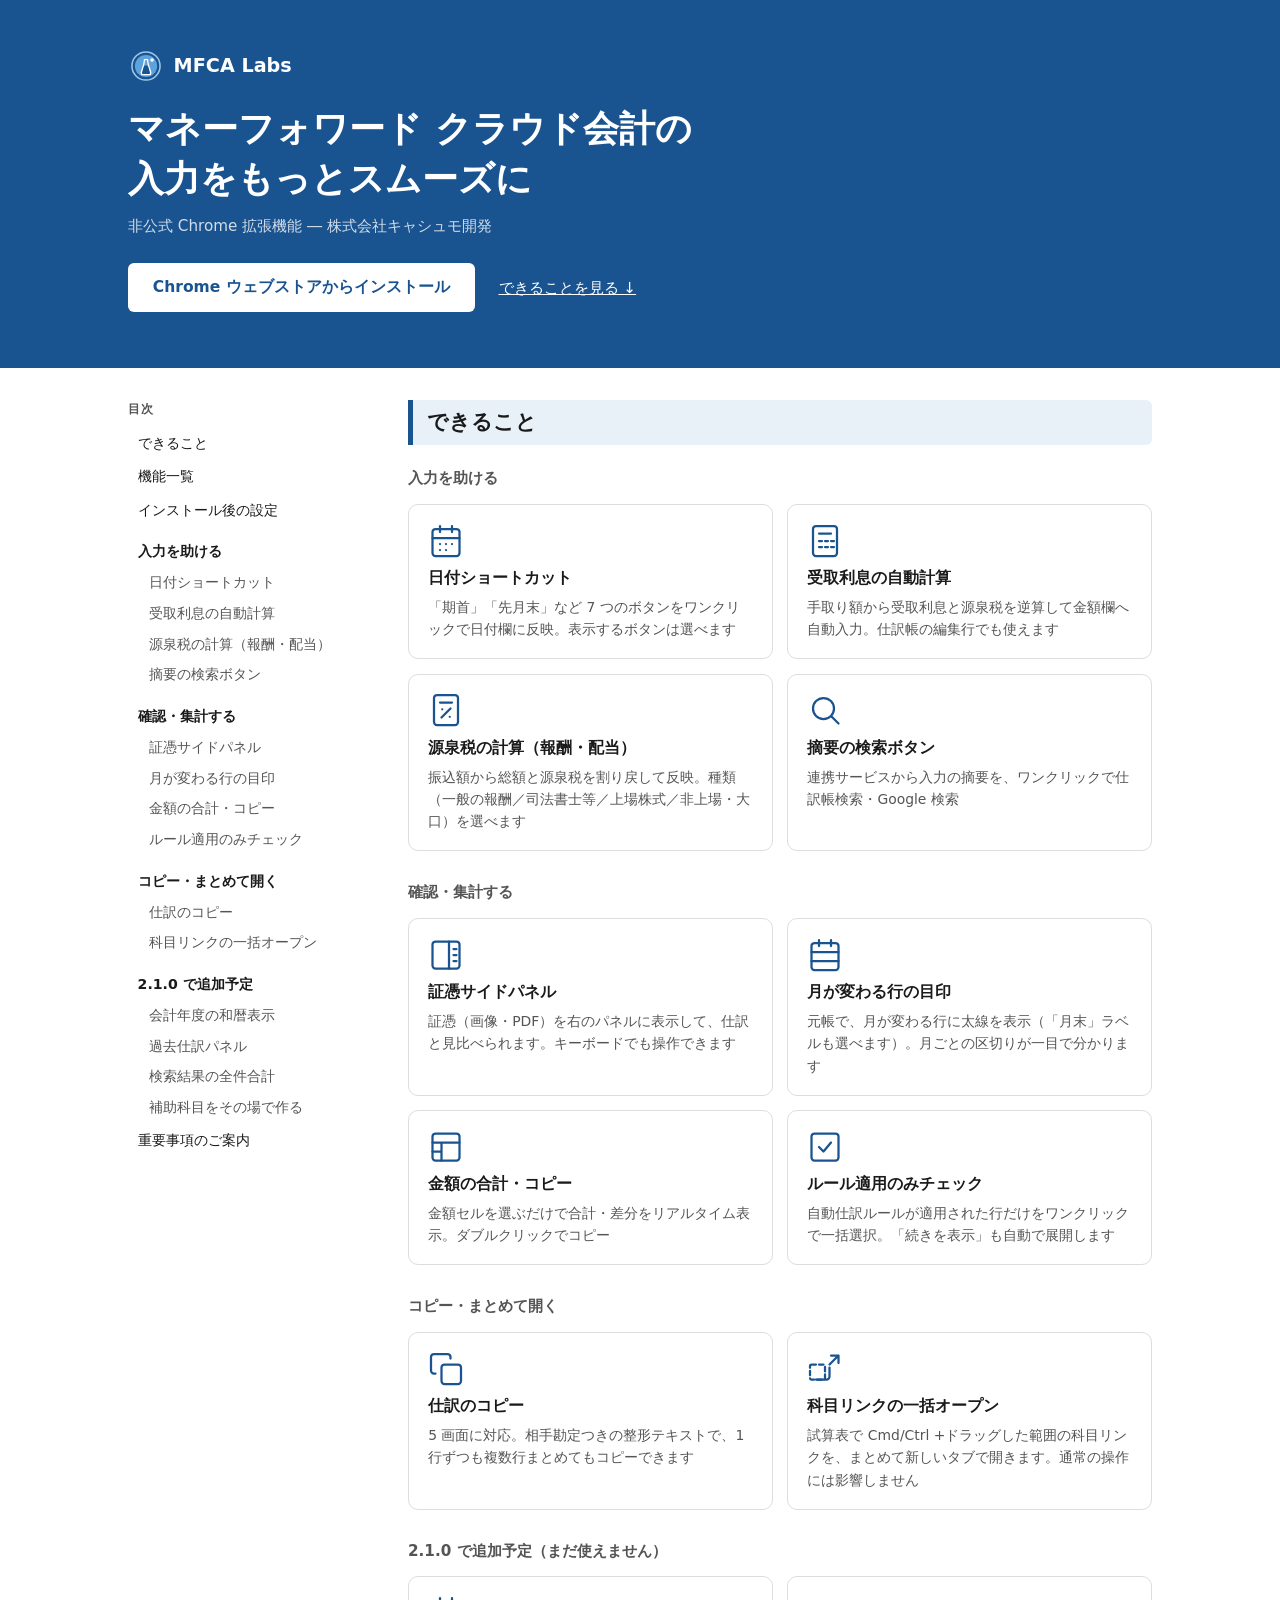
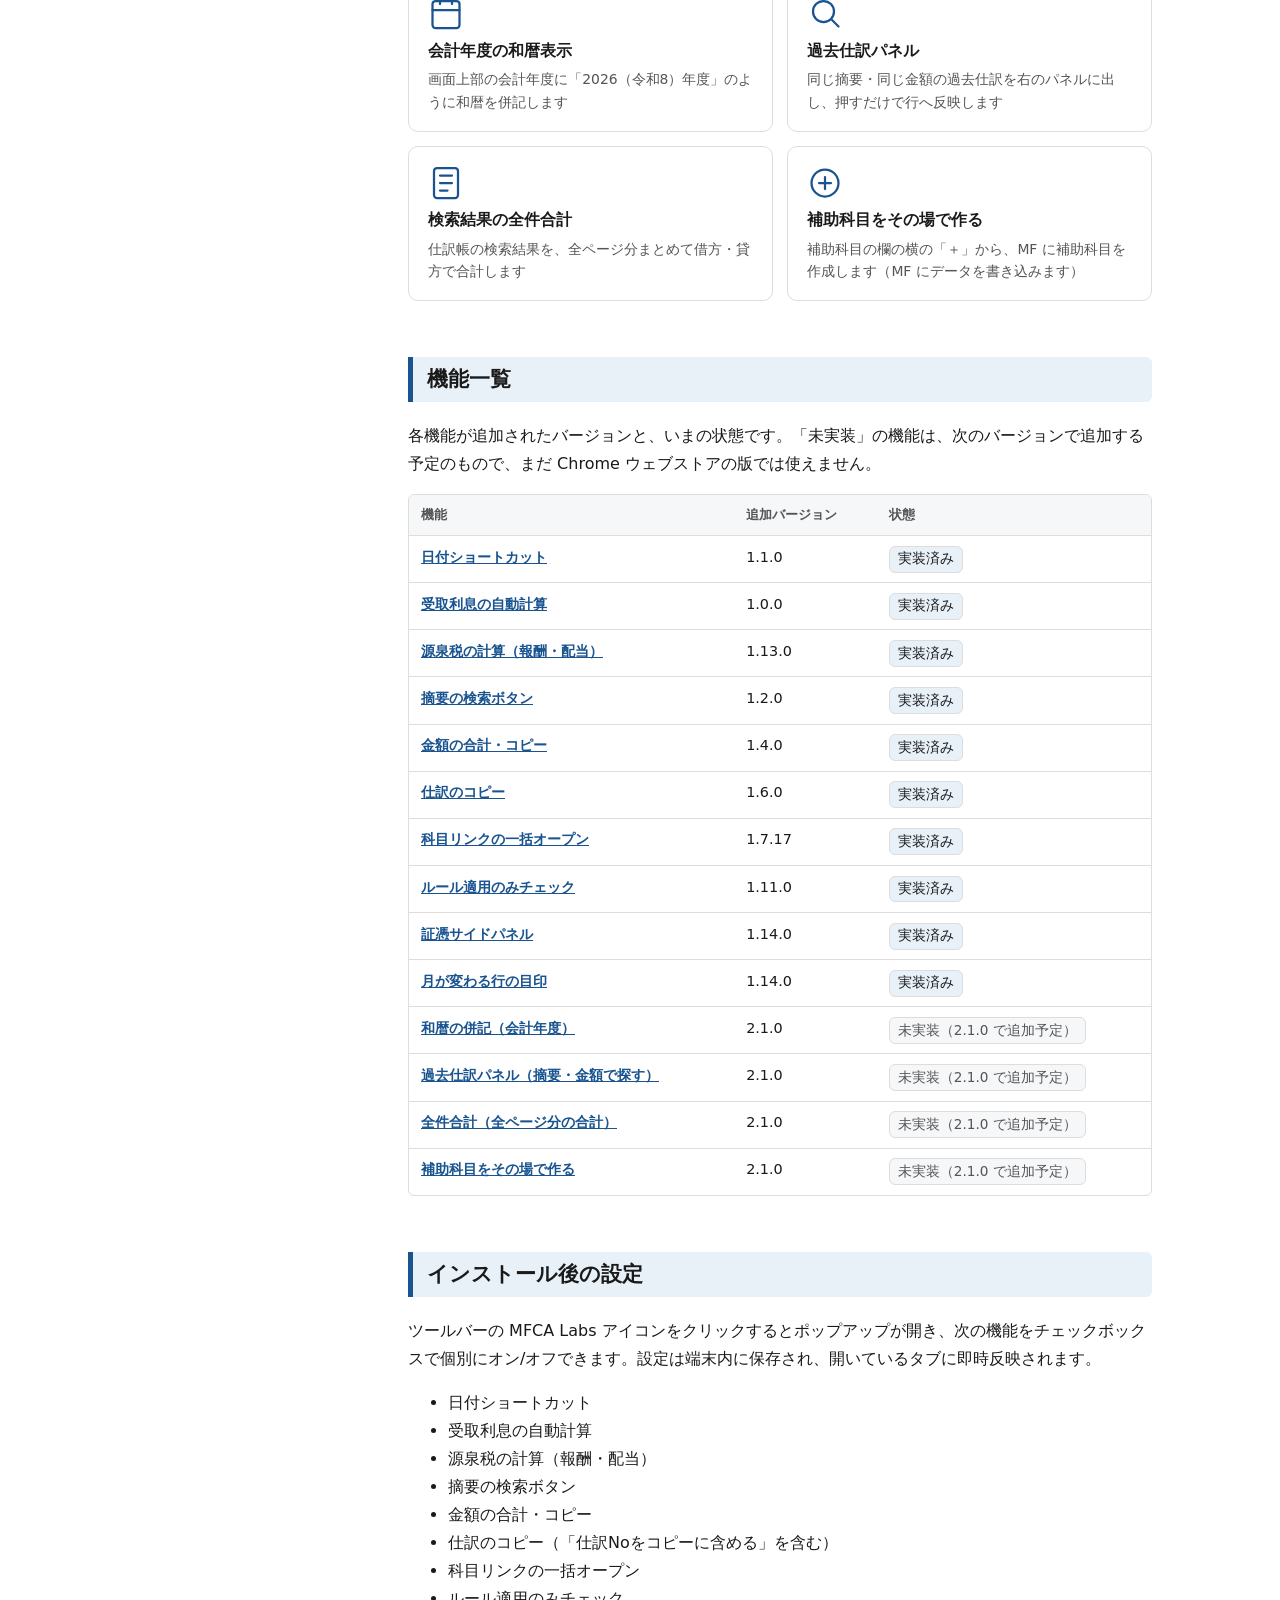
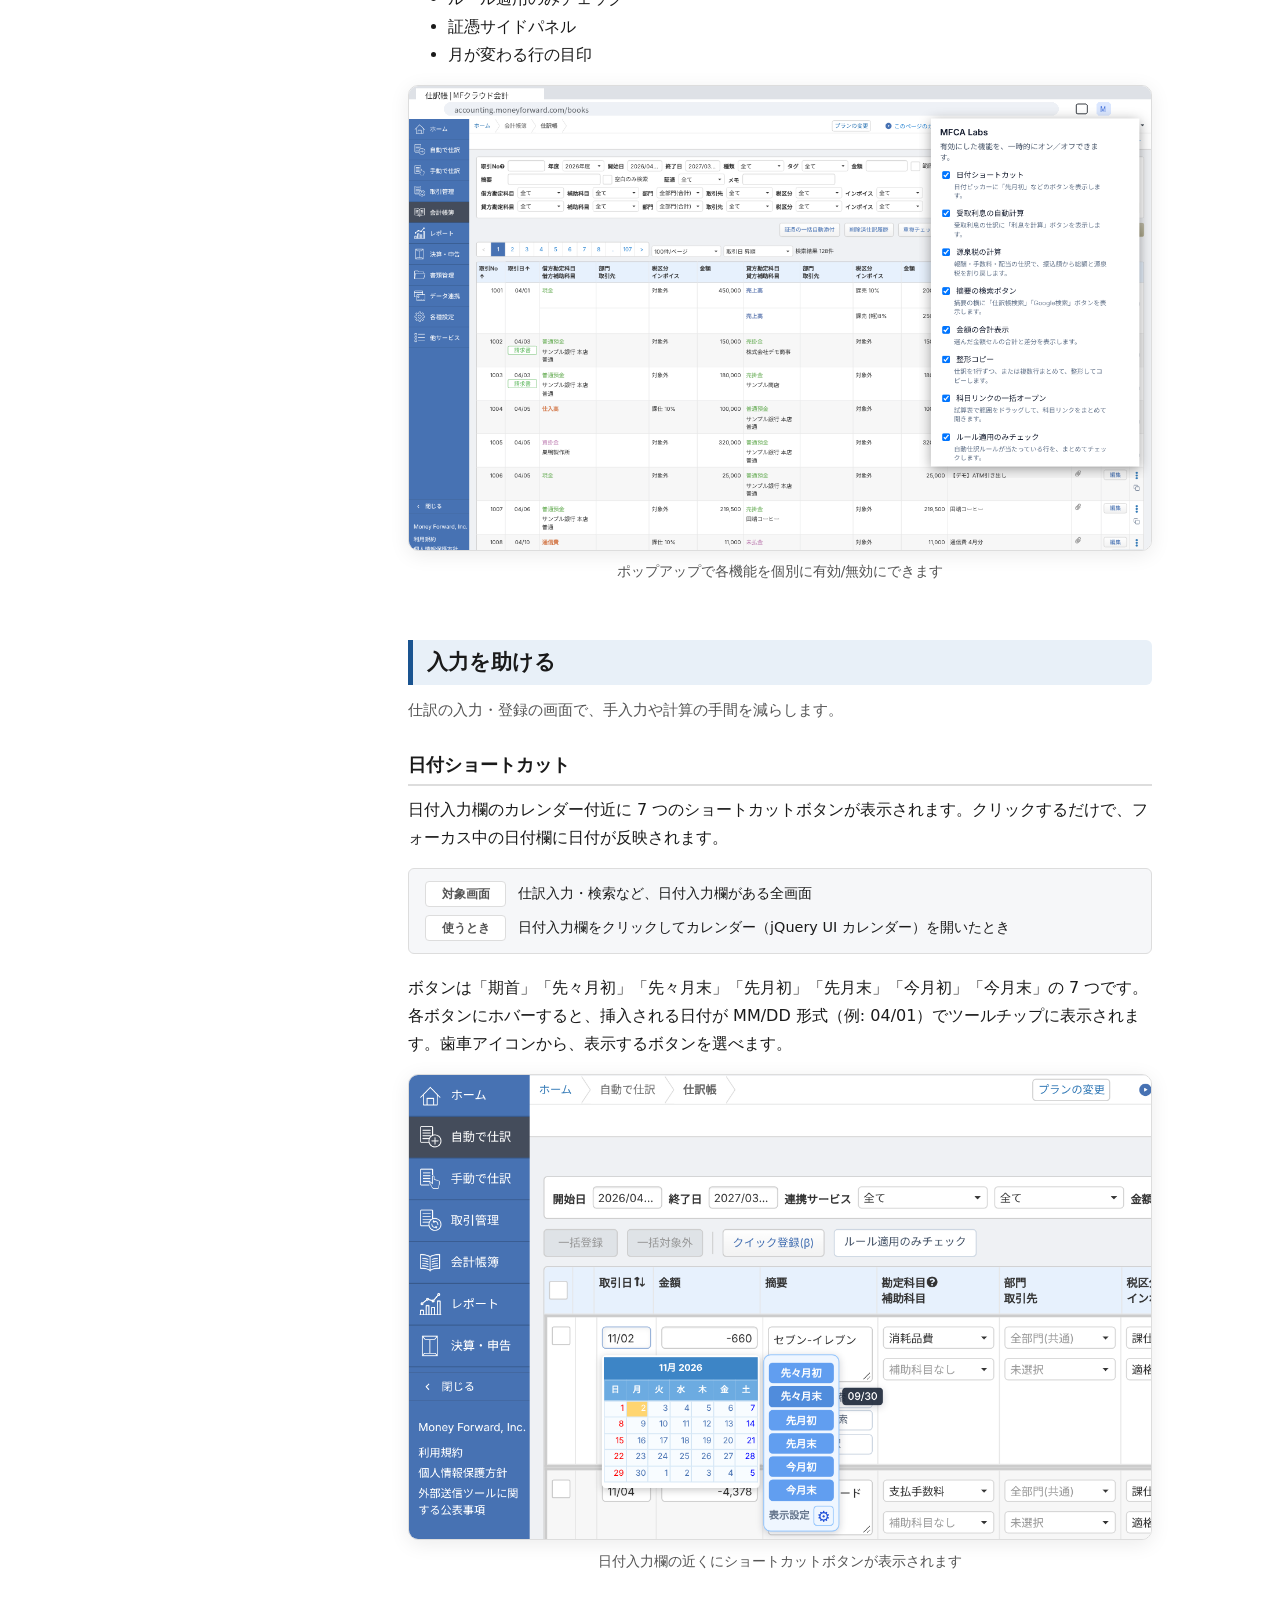
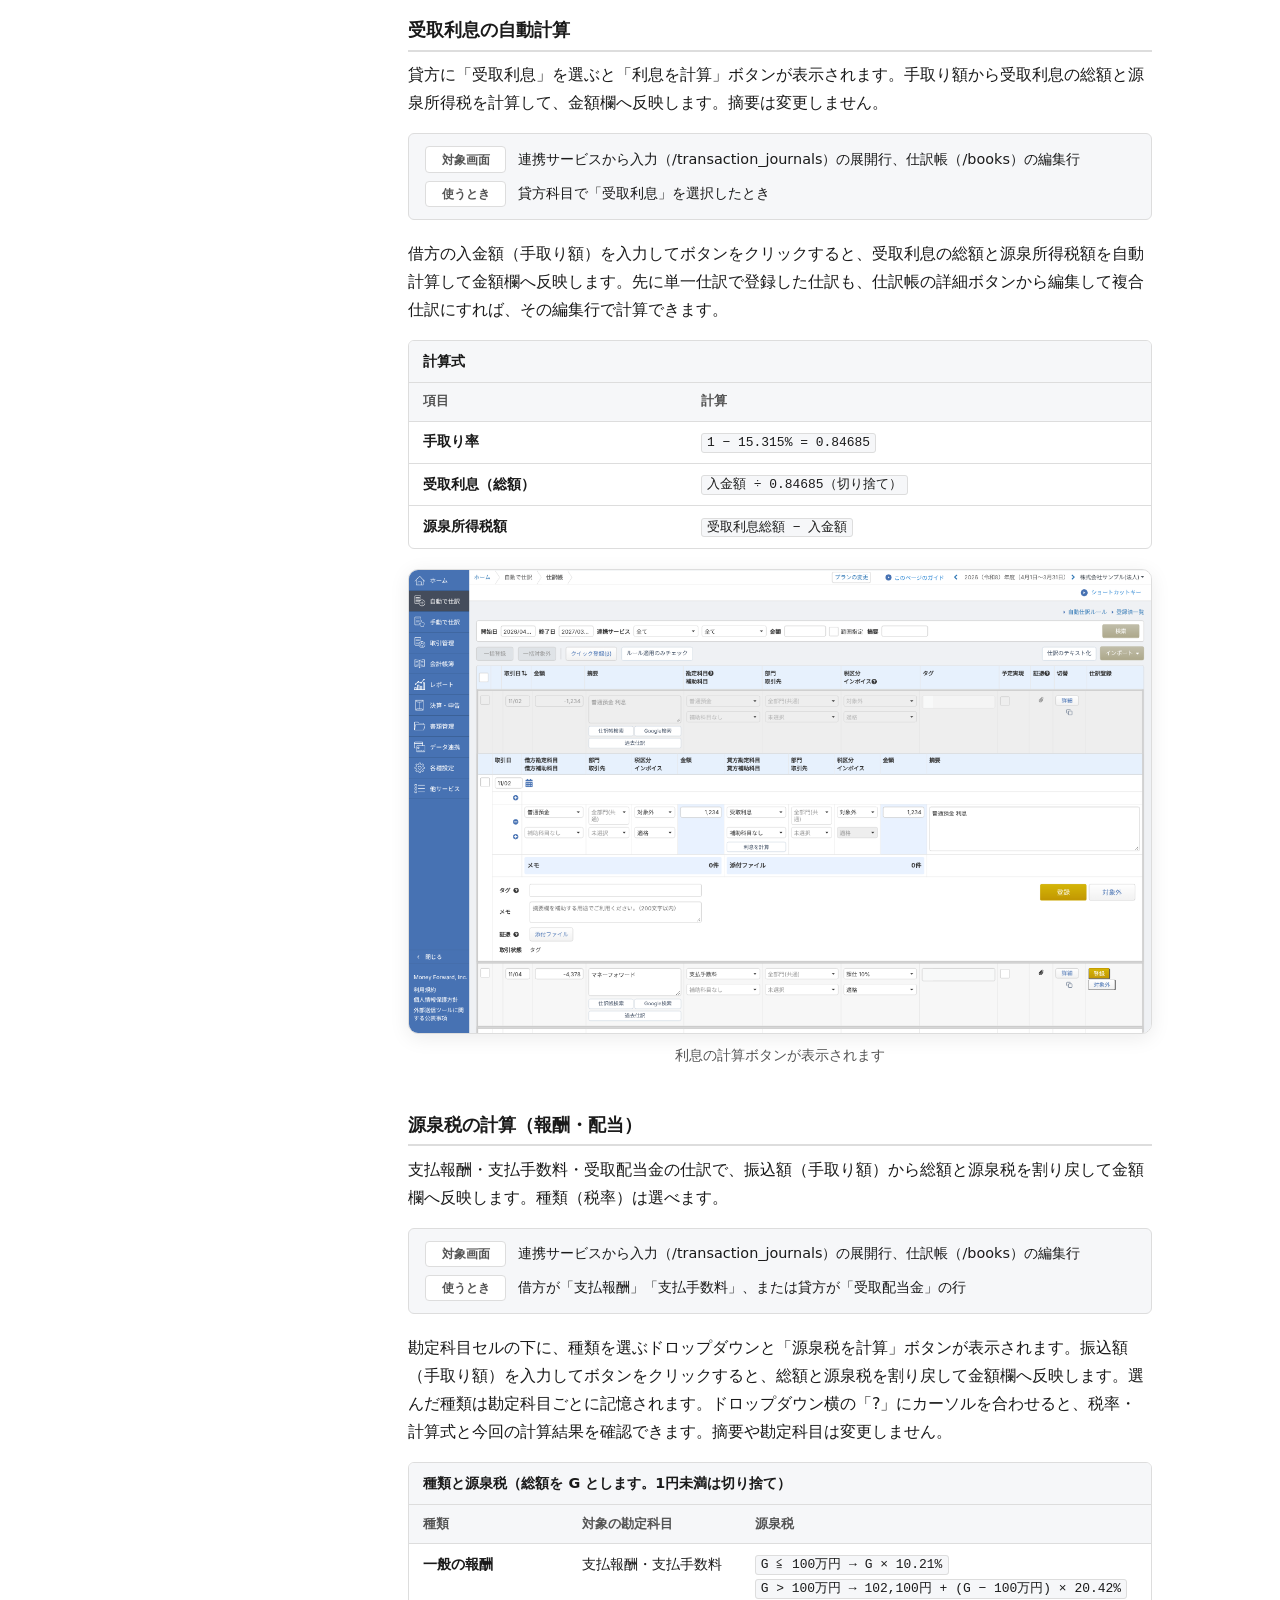
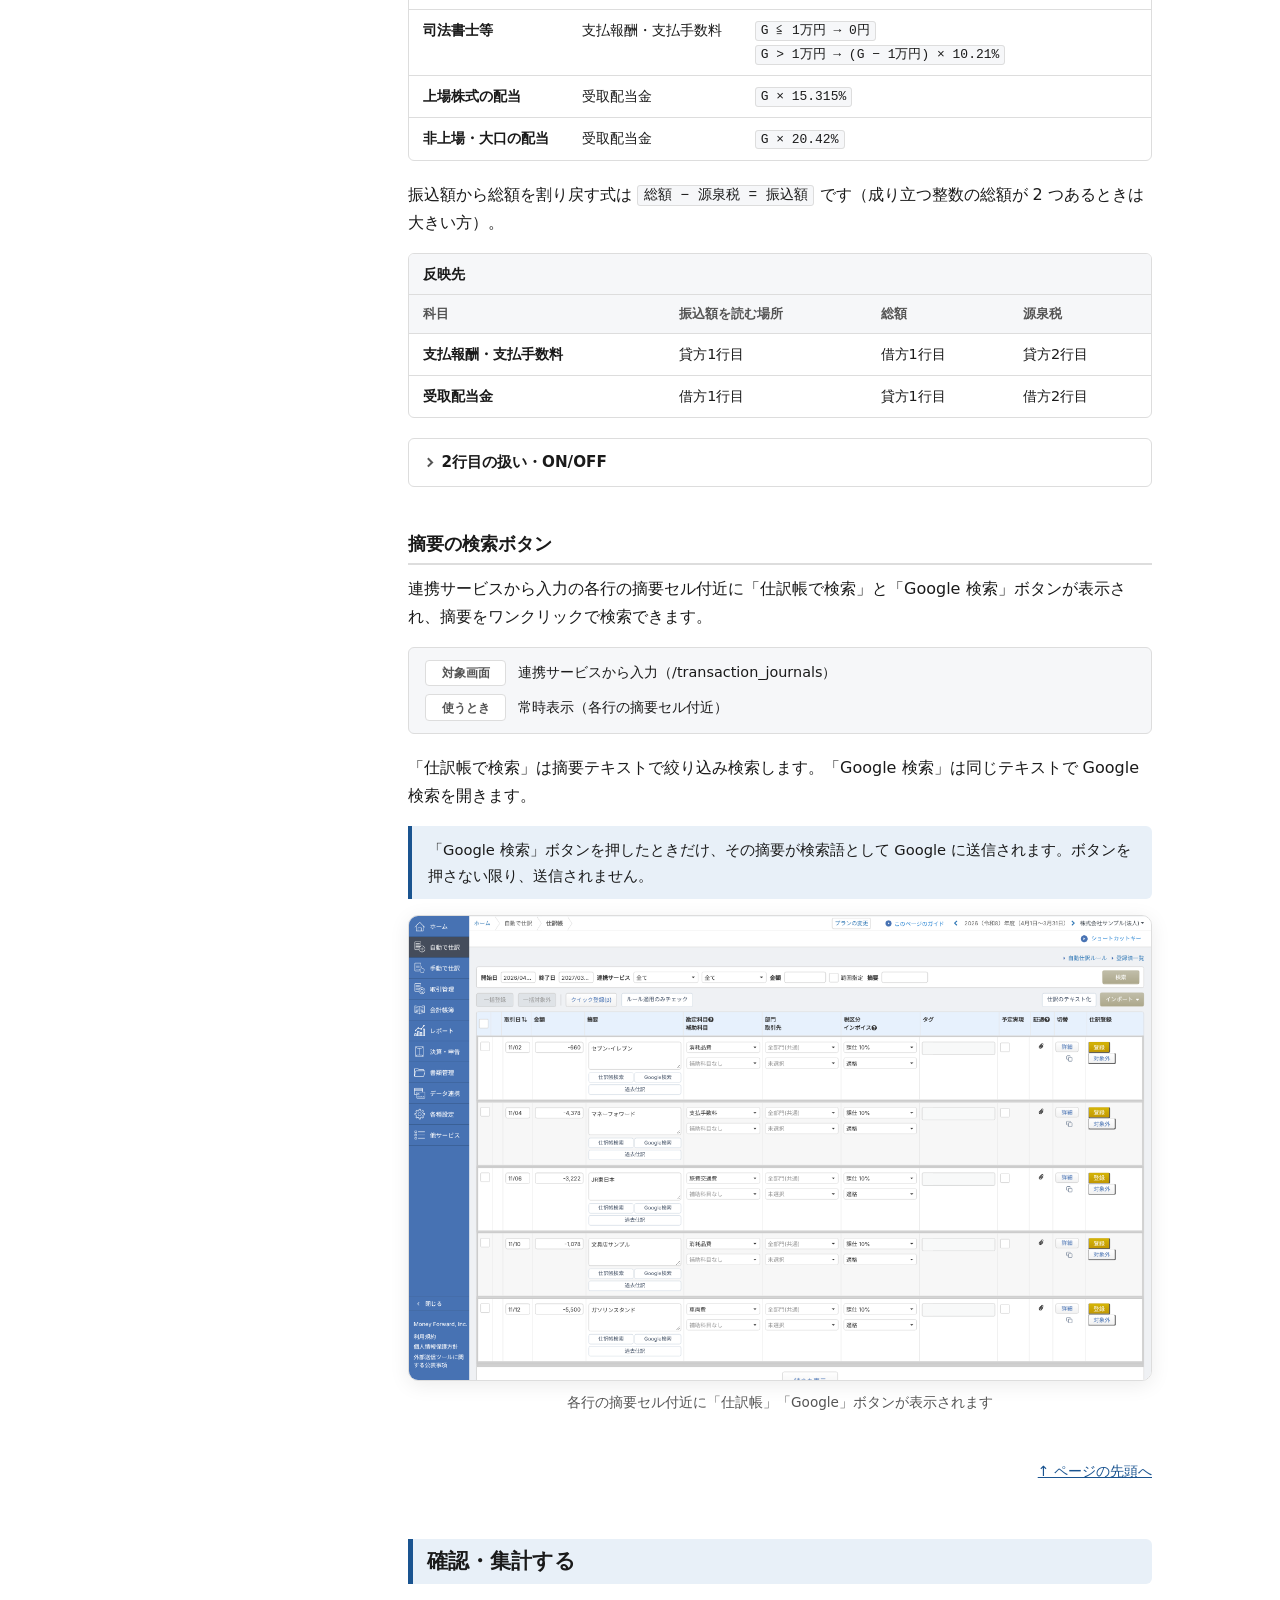
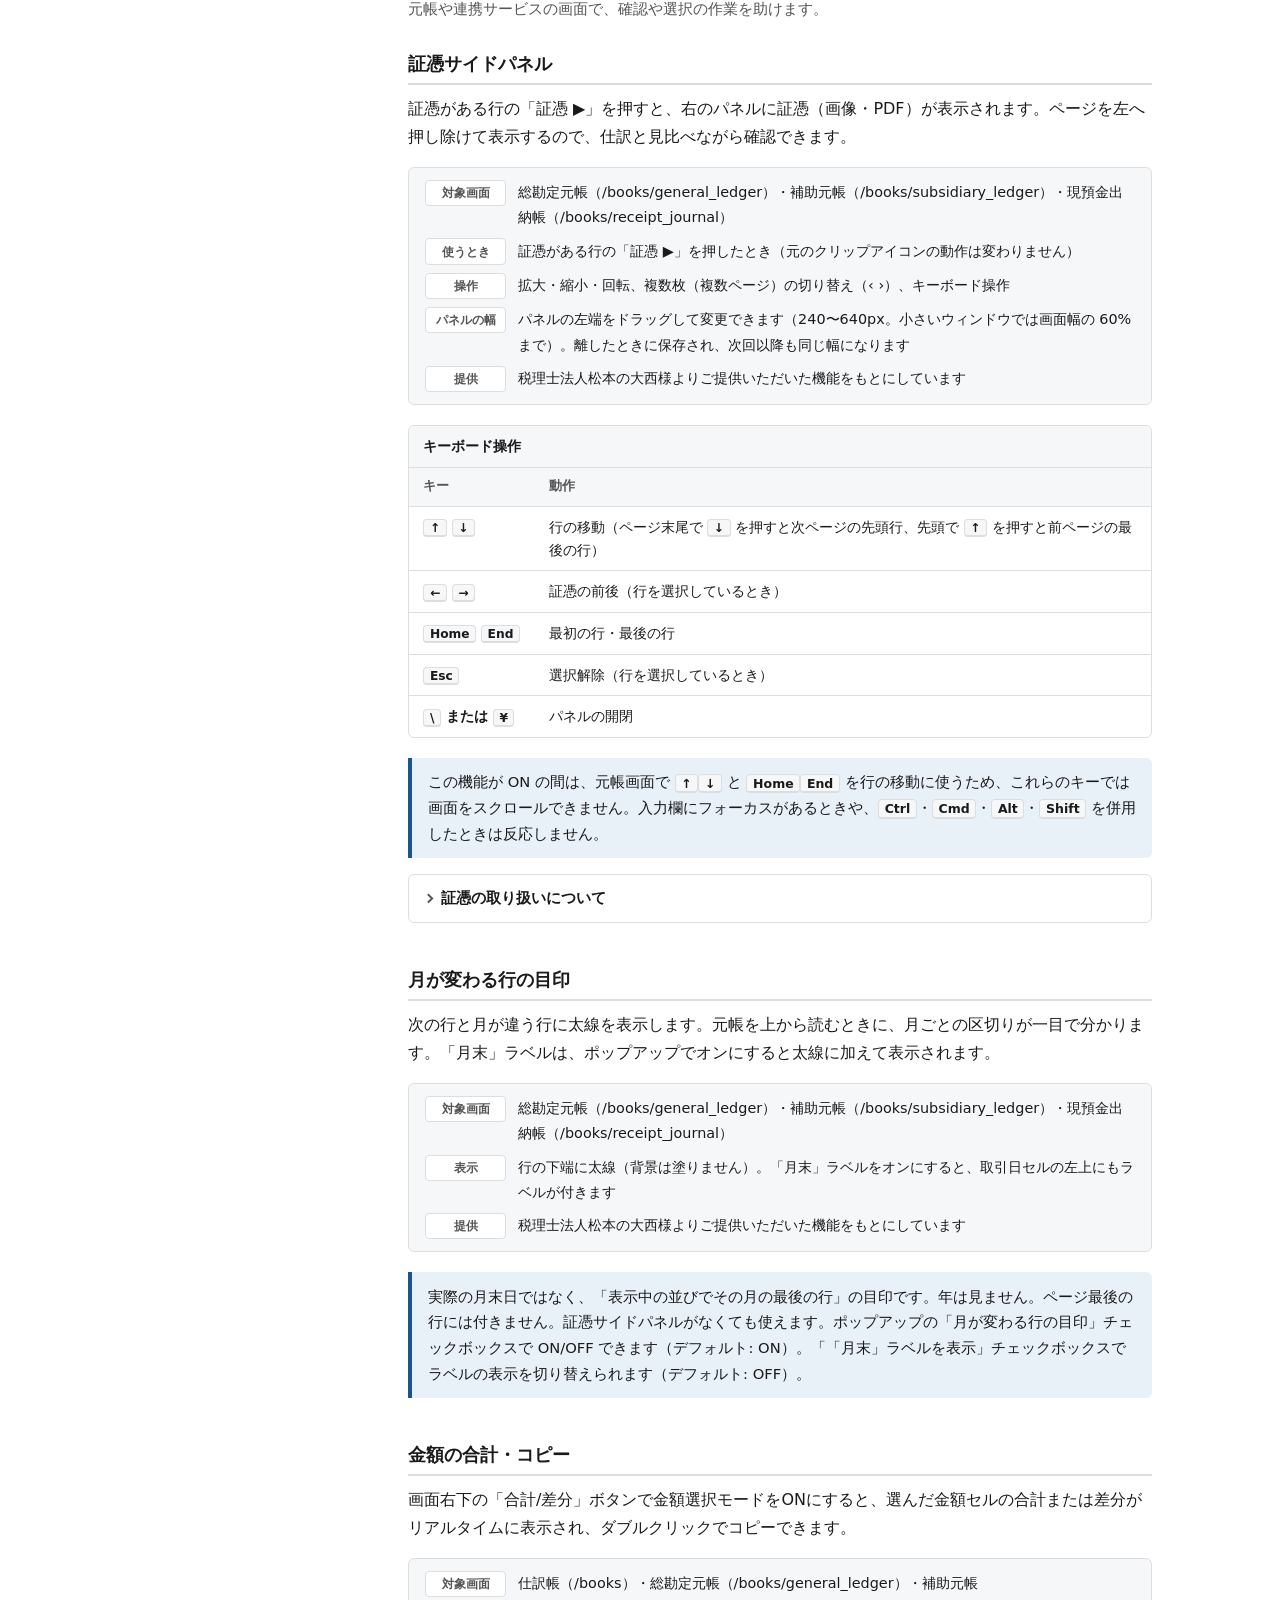
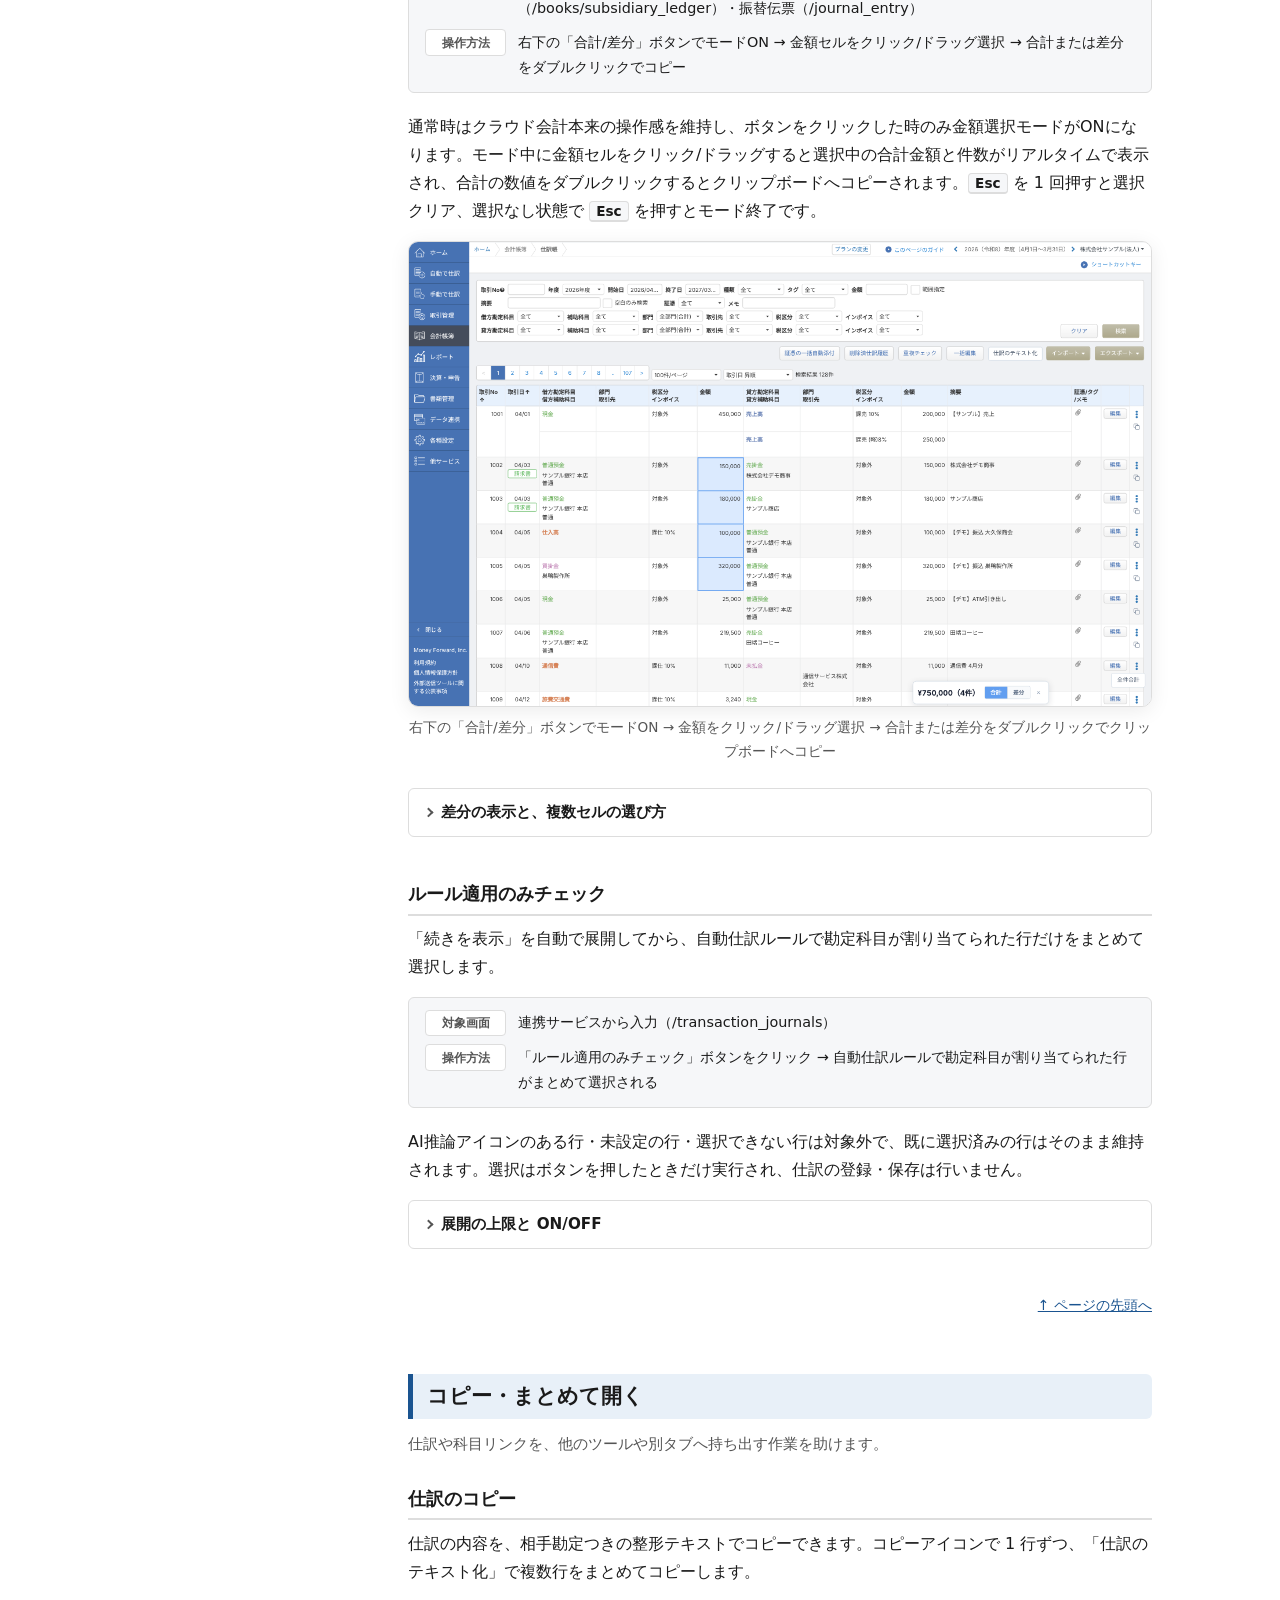
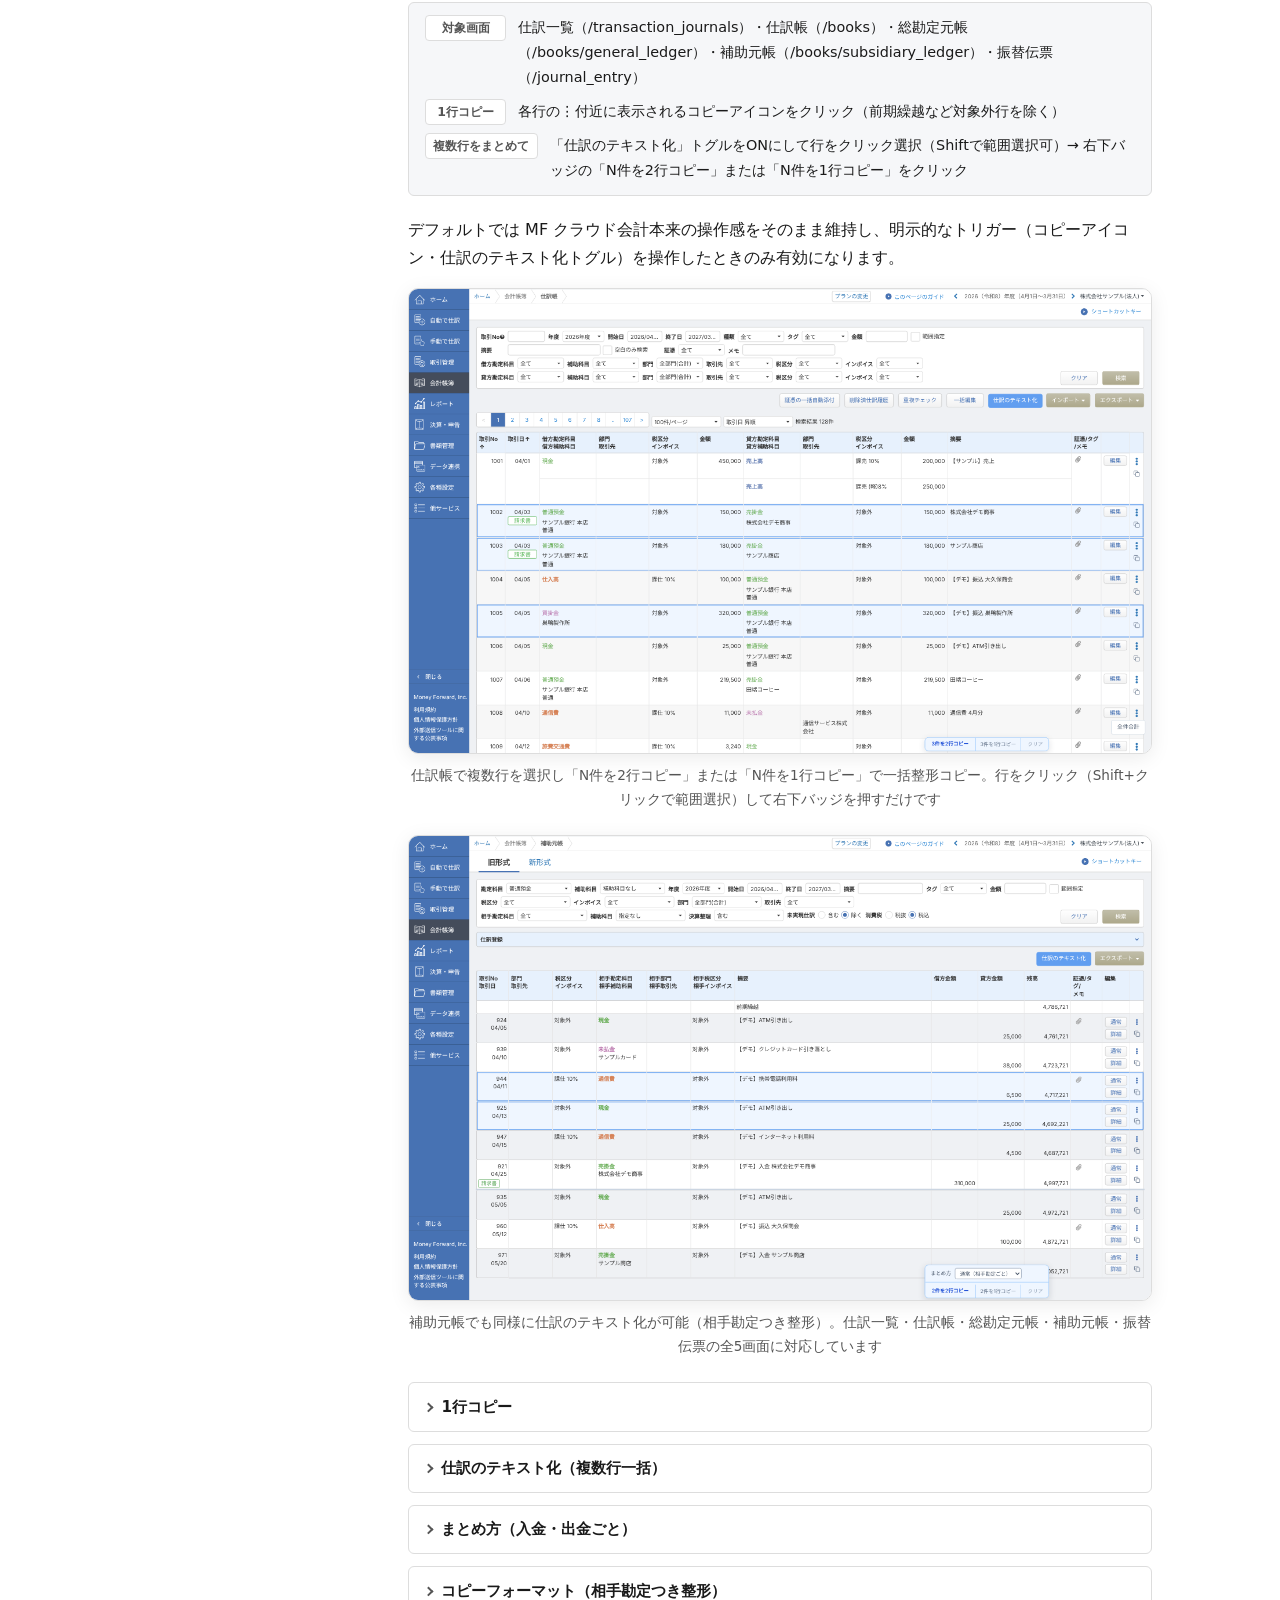
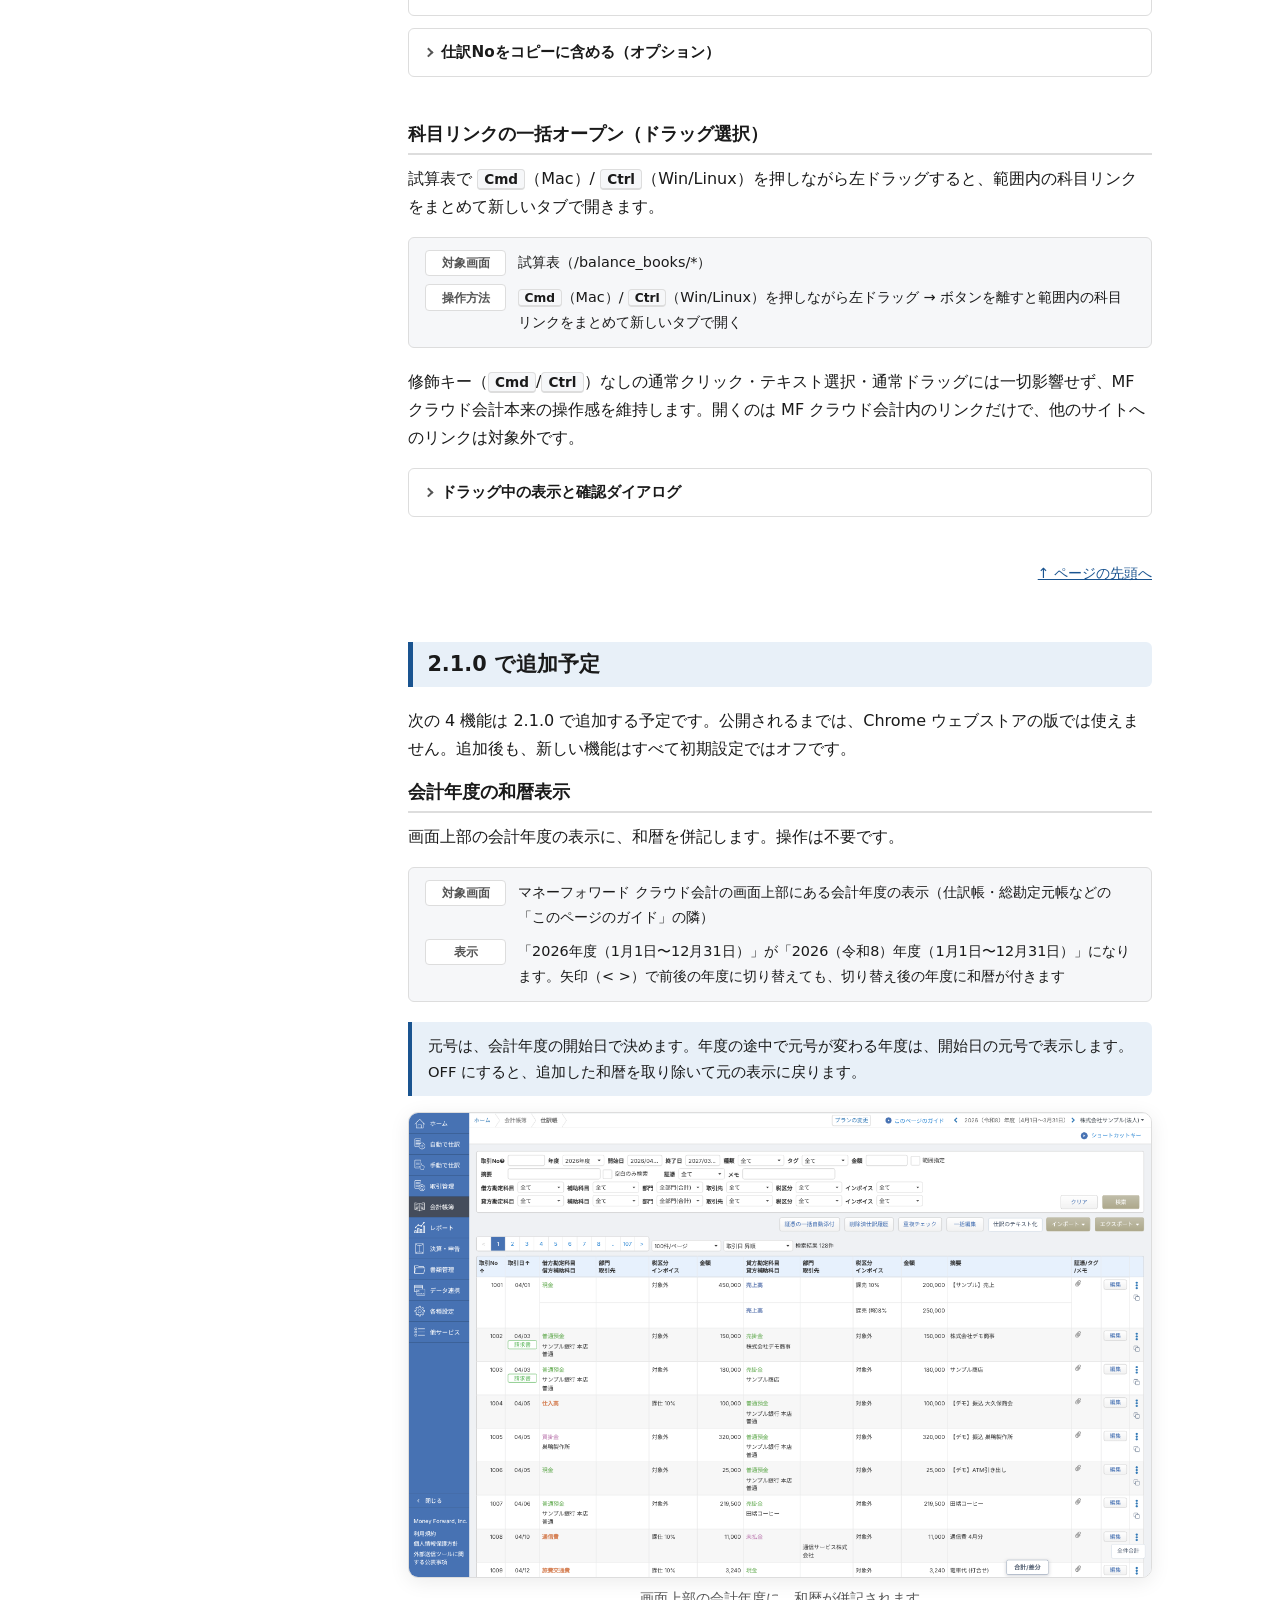
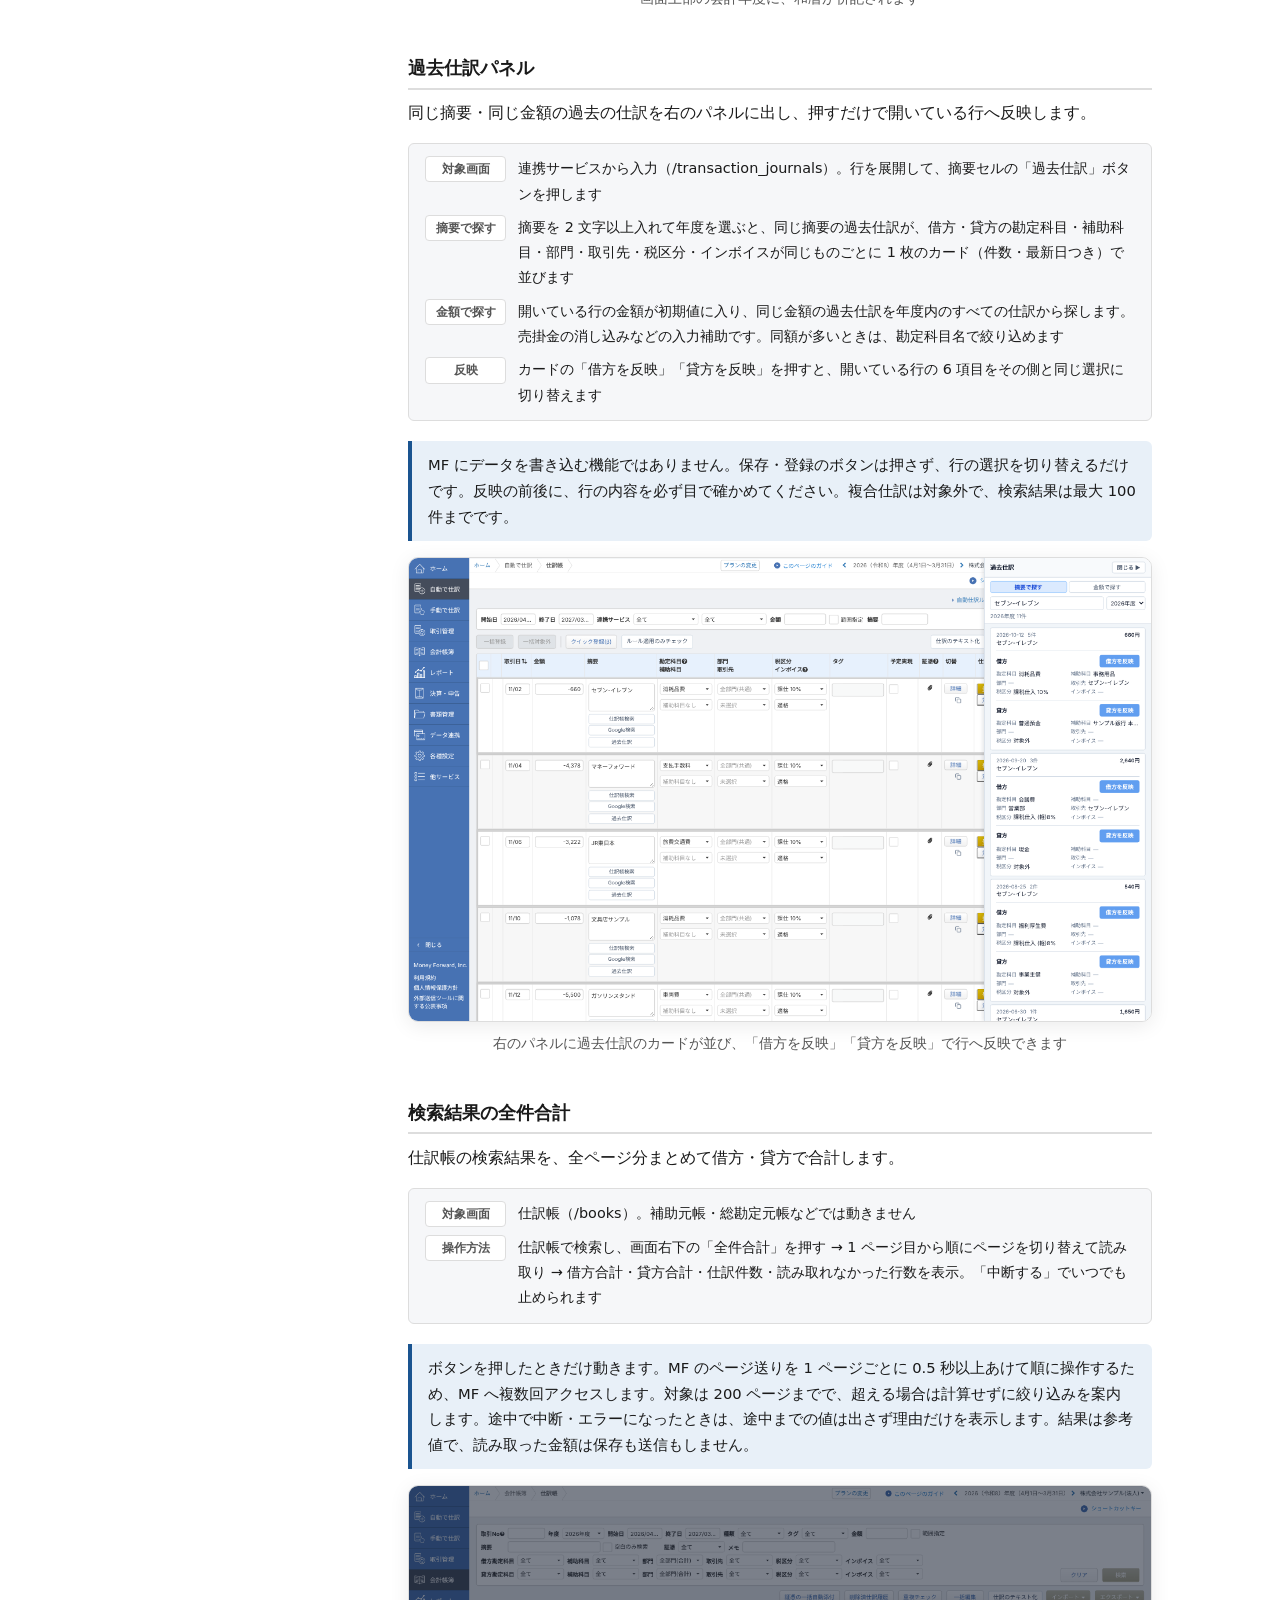
<file: index.html>
<!DOCTYPE html>
<html lang="ja">
  <head>
    <meta charset="utf-8" />
    <meta name="viewport" content="width=device-width, initial-scale=1" />
    <meta name="theme-color" content="#1a5490" />
    <title>MFCA Labs — マネーフォワード クラウド会計向け Chrome 拡張機能</title>
    <meta
      name="description"
      content="マネーフォワード クラウド会計の入力を効率化する非公式 Chrome 拡張機能「MFCA Labs」。日付ショートカット・受取利息の自動計算・源泉税の計算・摘要検索ボタン・証憑サイドパネル・金額の合計コピー・仕訳のコピーなどを提供します。"
    />
    <link rel="icon" href="./icon.svg" type="image/svg+xml" />
    <link rel="stylesheet" href="./style.css" />
  </head>
  <body>
    <a class="skip-link" href="#main">本文へ移動</a>

    <!-- ヒーロー -->
    <header class="hero" id="top">
      <div class="hero-inner">
        <div class="hero-logo">
          <img src="./icon.svg" width="36" height="36" alt="" />
          <span>MFCA Labs</span>
        </div>
        <h1>マネーフォワード クラウド会計の<br />入力をもっとスムーズに</h1>
        <p class="hero-sub">非公式 Chrome 拡張機能 ― 株式会社キャシュモ開発</p>
        <div class="hero-actions">
          <a
            href="https://chromewebstore.google.com/detail/mfca-labs/edpgggmdgeneaokhlinphdaphigiifca"
            class="btn-install"
            target="_blank"
            rel="noopener noreferrer"
            >Chrome ウェブストアからインストール</a
          >
          <a class="hero-link" href="#features">できることを見る ↓</a>
        </div>
      </div>
    </header>

    <div class="layout">
      <!-- 目次（広い画面でのみ表示。狭い画面では「できること」のカードが目次の代わり） -->
      <nav class="toc" aria-label="目次">
        <p class="toc-title">目次</p>
        <ol>
          <li><a href="#features">できること</a></li>
          <li><a href="#feature-list">機能一覧</a></li>
          <li><a href="#setup">インストール後の設定</a></li>
          <li class="toc-group">
            <a href="#group-input">入力を助ける</a>
            <ul>
              <li><a href="#feature-date">日付ショートカット</a></li>
              <li><a href="#feature-interest">受取利息の自動計算</a></li>
              <li><a href="#feature-withholding">源泉税の計算（報酬・配当）</a></li>
              <li><a href="#feature-search">摘要の検索ボタン</a></li>
            </ul>
          </li>
          <li class="toc-group">
            <a href="#group-check">確認・集計する</a>
            <ul>
              <li><a href="#feature-evidence-panel">証憑サイドパネル</a></li>
              <li><a href="#feature-month-end-marker">月が変わる行の目印</a></li>
              <li><a href="#feature-amount">金額の合計・コピー</a></li>
              <li><a href="#feature-rule-auto-checker">ルール適用のみチェック</a></li>
            </ul>
          </li>
          <li class="toc-group">
            <a href="#group-copy">コピー・まとめて開く</a>
            <ul>
              <li><a href="#feature-journal-copy">仕訳のコピー</a></li>
              <li><a href="#feature-trial-balance-link-opener">科目リンクの一括オープン</a></li>
            </ul>
          </li>
          <li class="toc-group">
            <a href="#group-upcoming">2.1.0 で追加予定</a>
            <ul>
              <li><a href="#feature-wareki">会計年度の和暦表示</a></li>
              <li><a href="#feature-past-journal">過去仕訳パネル</a></li>
              <li><a href="#feature-total-all-pages">検索結果の全件合計</a></li>
              <li><a href="#feature-sub-account-create">補助科目をその場で作る</a></li>
            </ul>
          </li>
          <li><a href="#notice">重要事項のご案内</a></li>
        </ol>
      </nav>

      <main id="main">
        <!-- できること（機能の一覧） -->
        <section class="page-section" id="features" aria-labelledby="features-title">
          <h2 id="features-title">できること</h2>

          <div class="overview-group">
            <h3 class="overview-group-title">入力を助ける</h3>
            <div class="feature-cards">
              <a href="#feature-date" class="feature-card">
                <svg class="card-icon" viewBox="0 0 24 24" aria-hidden="true">
                  <rect x="3" y="4" width="18" height="18" rx="2" />
                  <path d="M16 2v4M8 2v4M3 10h18M8 14h.01M12 14h.01M16 14h.01M8 18h.01M12 18h.01" />
                </svg>
                <span class="card-title">日付ショートカット</span>
                <p class="card-desc">「期首」「先月末」など 7 つのボタンをワンクリックで日付欄に反映。表示するボタンは選べます</p>
              </a>
              <a href="#feature-interest" class="feature-card">
                <svg class="card-icon" viewBox="0 0 24 24" aria-hidden="true">
                  <rect x="4" y="2" width="16" height="20" rx="2" />
                  <path d="M8 7h8M8 12h2M12 12h2M16 12h2M8 16h2M12 16h2M16 16h2" />
                </svg>
                <span class="card-title">受取利息の自動計算</span>
                <p class="card-desc">手取り額から受取利息と源泉税を逆算して金額欄へ自動入力。仕訳帳の編集行でも使えます</p>
              </a>
              <a href="#feature-withholding" class="feature-card">
                <svg class="card-icon" viewBox="0 0 24 24" aria-hidden="true">
                  <rect x="4" y="2" width="16" height="20" rx="2" />
                  <path d="M8 7h8M9 17l6-6M9.5 11.5h.01M14.5 16.5h.01" />
                </svg>
                <span class="card-title">源泉税の計算（報酬・配当）</span>
                <p class="card-desc">振込額から総額と源泉税を割り戻して反映。種類（一般の報酬／司法書士等／上場株式／非上場・大口）を選べます</p>
              </a>
              <a href="#feature-search" class="feature-card">
                <svg class="card-icon" viewBox="0 0 24 24" aria-hidden="true">
                  <circle cx="11" cy="11" r="7" />
                  <path d="M16.5 16.5L21 21" />
                </svg>
                <span class="card-title">摘要の検索ボタン</span>
                <p class="card-desc">連携サービスから入力の摘要を、ワンクリックで仕訳帳検索・Google 検索</p>
              </a>
            </div>
          </div>

          <div class="overview-group">
            <h3 class="overview-group-title">確認・集計する</h3>
            <div class="feature-cards">
              <a href="#feature-evidence-panel" class="feature-card">
                <svg class="card-icon" viewBox="0 0 24 24" aria-hidden="true">
                  <rect x="3" y="3" width="18" height="18" rx="2" />
                  <path d="M14 3v18M17 8h2M17 12h2M17 16h2" />
                </svg>
                <span class="card-title">証憑サイドパネル</span>
                <p class="card-desc">証憑（画像・PDF）を右のパネルに表示して、仕訳と見比べられます。キーボードでも操作できます</p>
              </a>
              <a href="#feature-month-end-marker" class="feature-card">
                <svg class="card-icon" viewBox="0 0 24 24" aria-hidden="true">
                  <rect x="3" y="4" width="18" height="18" rx="2" />
                  <path d="M16 2v4M8 2v4M3 10h18M3 16h18" />
                </svg>
                <span class="card-title">月が変わる行の目印</span>
                <p class="card-desc">元帳で、月が変わる行に太線を表示（「月末」ラベルも選べます）。月ごとの区切りが一目で分かります</p>
              </a>
              <a href="#feature-amount" class="feature-card">
                <svg class="card-icon" viewBox="0 0 24 24" aria-hidden="true">
                  <rect x="3" y="3" width="18" height="18" rx="2" />
                  <path d="M3 9h18M9 21V9M3 15h6" />
                </svg>
                <span class="card-title">金額の合計・コピー</span>
                <p class="card-desc">金額セルを選ぶだけで合計・差分をリアルタイム表示。ダブルクリックでコピー</p>
              </a>
              <a href="#feature-rule-auto-checker" class="feature-card">
                <svg class="card-icon" viewBox="0 0 24 24" aria-hidden="true">
                  <rect x="3" y="3" width="18" height="18" rx="2" />
                  <path d="M8 12l3 3 5-6" />
                </svg>
                <span class="card-title">ルール適用のみチェック</span>
                <p class="card-desc">自動仕訳ルールが適用された行だけをワンクリックで一括選択。「続きを表示」も自動で展開します</p>
              </a>
            </div>
          </div>

          <div class="overview-group">
            <h3 class="overview-group-title">コピー・まとめて開く</h3>
            <div class="feature-cards">
              <a href="#feature-journal-copy" class="feature-card">
                <svg class="card-icon" viewBox="0 0 24 24" aria-hidden="true">
                  <rect x="9" y="9" width="13" height="13" rx="2" />
                  <path d="M5 15H4a2 2 0 0 1-2-2V4a2 2 0 0 1 2-2h9a2 2 0 0 1 2 2v1" />
                </svg>
                <span class="card-title">仕訳のコピー</span>
                <p class="card-desc">5 画面に対応。相手勘定つきの整形テキストで、1 行ずつも複数行まとめてもコピーできます</p>
              </a>
              <a href="#feature-trial-balance-link-opener" class="feature-card">
                <svg class="card-icon" viewBox="0 0 24 24" aria-hidden="true">
                  <rect x="2" y="9" width="10" height="10" rx="1" stroke-dasharray="3 2" />
                  <path d="M16 3h5v5M21 3l-6 6" />
                  <path d="M15 11v6a2 2 0 0 1-2 2H6" />
                </svg>
                <span class="card-title">科目リンクの一括オープン</span>
                <p class="card-desc">試算表で Cmd/Ctrl +ドラッグした範囲の科目リンクを、まとめて新しいタブで開きます。通常の操作には影響しません</p>
              </a>
            </div>
          </div>
          <div class="overview-group">
            <h3 class="overview-group-title">2.1.0 で追加予定（まだ使えません）</h3>
            <div class="feature-cards">
              <a href="#feature-wareki" class="feature-card">
                <svg class="card-icon" viewBox="0 0 24 24" aria-hidden="true">
                  <rect x="3" y="4" width="18" height="18" rx="2" /><path d="M16 2v4M8 2v4M3 10h18" />
                </svg>
                <span class="card-title">会計年度の和暦表示</span>
                <p class="card-desc">画面上部の会計年度に「2026（令和8）年度」のように和暦を併記します</p>
              </a>
              <a href="#feature-past-journal" class="feature-card">
                <svg class="card-icon" viewBox="0 0 24 24" aria-hidden="true">
                  <circle cx="11" cy="11" r="7" /><path d="M21 21l-4.3-4.3" />
                </svg>
                <span class="card-title">過去仕訳パネル</span>
                <p class="card-desc">同じ摘要・同じ金額の過去仕訳を右のパネルに出し、押すだけで行へ反映します</p>
              </a>
              <a href="#feature-total-all-pages" class="feature-card">
                <svg class="card-icon" viewBox="0 0 24 24" aria-hidden="true">
                  <rect x="4" y="2" width="16" height="20" rx="2" /><path d="M8 7h8M8 12h8M8 17h5" />
                </svg>
                <span class="card-title">検索結果の全件合計</span>
                <p class="card-desc">仕訳帳の検索結果を、全ページ分まとめて借方・貸方で合計します</p>
              </a>
              <a href="#feature-sub-account-create" class="feature-card">
                <svg class="card-icon" viewBox="0 0 24 24" aria-hidden="true">
                  <circle cx="12" cy="12" r="9" /><path d="M12 8v8M8 12h8" />
                </svg>
                <span class="card-title">補助科目をその場で作る</span>
                <p class="card-desc">補助科目の欄の横の「＋」から、MF に補助科目を作成します（MF にデータを書き込みます）</p>
              </a>
            </div>
          </div>
          <!-- 機能カードを追加するときは、該当グループの feature-cards に追加し、目次（nav.toc）と機能の説明（下の各セクション）にも対応する項目を足す -->
        </section>

        <!-- 機能一覧（追加されたバージョンと状態）。追加バージョンは mfca-labs-chrome の CHANGELOG.md に合わせる -->
        <section class="page-section" id="feature-list" aria-labelledby="feature-list-title">
          <h2 id="feature-list-title">機能一覧</h2>
          <p>
            各機能が追加されたバージョンと、いまの状態です。「未実装」の機能は、次のバージョンで追加する予定のもので、まだ Chrome ウェブストアの版では使えません。
          </p>
          <div class="table-wrap">
            <table class="feature-table">
              <caption class="visually-hidden">機能ごとの追加バージョンと状態</caption>
              <thead>
                <tr>
                  <th scope="col">機能</th>
                  <th scope="col">追加バージョン</th>
                  <th scope="col">状態</th>
                </tr>
              </thead>
              <tbody>
                <tr>
                  <th scope="row"><a href="#feature-date">日付ショートカット</a></th>
                  <td>1.1.0</td>
                  <td><span class="status status-done">実装済み</span></td>
                </tr>
                <tr>
                  <th scope="row"><a href="#feature-interest">受取利息の自動計算</a></th>
                  <td>1.0.0</td>
                  <td><span class="status status-done">実装済み</span></td>
                </tr>
                <tr>
                  <th scope="row"><a href="#feature-withholding">源泉税の計算（報酬・配当）</a></th>
                  <td>1.13.0</td>
                  <td><span class="status status-done">実装済み</span></td>
                </tr>
                <tr>
                  <th scope="row"><a href="#feature-search">摘要の検索ボタン</a></th>
                  <td>1.2.0</td>
                  <td><span class="status status-done">実装済み</span></td>
                </tr>
                <tr>
                  <th scope="row"><a href="#feature-amount">金額の合計・コピー</a></th>
                  <td>1.4.0</td>
                  <td><span class="status status-done">実装済み</span></td>
                </tr>
                <tr>
                  <th scope="row"><a href="#feature-journal-copy">仕訳のコピー</a></th>
                  <td>1.6.0</td>
                  <td><span class="status status-done">実装済み</span></td>
                </tr>
                <tr>
                  <th scope="row"><a href="#feature-trial-balance-link-opener">科目リンクの一括オープン</a></th>
                  <td>1.7.17</td>
                  <td><span class="status status-done">実装済み</span></td>
                </tr>
                <tr>
                  <th scope="row"><a href="#feature-rule-auto-checker">ルール適用のみチェック</a></th>
                  <td>1.11.0</td>
                  <td><span class="status status-done">実装済み</span></td>
                </tr>
                <tr>
                  <th scope="row"><a href="#feature-evidence-panel">証憑サイドパネル</a></th>
                  <td>1.14.0</td>
                  <td><span class="status status-done">実装済み</span></td>
                </tr>
                <tr>
                  <th scope="row"><a href="#feature-month-end-marker">月が変わる行の目印</a></th>
                  <td>1.14.0</td>
                  <td><span class="status status-done">実装済み</span></td>
                </tr>
                <tr>
                  <th scope="row"><a href="#feature-wareki">和暦の併記（会計年度）</a></th>
                  <td>2.1.0</td>
                  <td><span class="status status-todo">未実装（2.1.0 で追加予定）</span></td>
                </tr>
                <tr>
                  <th scope="row"><a href="#feature-past-journal">過去仕訳パネル（摘要・金額で探す）</a></th>
                  <td>2.1.0</td>
                  <td><span class="status status-todo">未実装（2.1.0 で追加予定）</span></td>
                </tr>
                <tr>
                  <th scope="row"><a href="#feature-total-all-pages">全件合計（全ページ分の合計）</a></th>
                  <td>2.1.0</td>
                  <td><span class="status status-todo">未実装（2.1.0 で追加予定）</span></td>
                </tr>
                <tr>
                  <th scope="row"><a href="#feature-sub-account-create">補助科目をその場で作る</a></th>
                  <td>2.1.0</td>
                  <td><span class="status status-todo">未実装（2.1.0 で追加予定）</span></td>
                </tr>
              </tbody>
            </table>
          </div>
        </section>

        <!-- インストール後の設定 -->
        <section class="page-section" id="setup" aria-labelledby="setup-title">
          <h2 id="setup-title">インストール後の設定</h2>
          <p>
            ツールバーの MFCA Labs アイコンをクリックするとポップアップが開き、次の機能をチェックボックスで個別にオン/オフできます。設定は端末内に保存され、開いているタブに即時反映されます。
          </p>
          <ul>
            <li>日付ショートカット</li>
            <li>受取利息の自動計算</li>
            <li>源泉税の計算（報酬・配当）</li>
            <li>摘要の検索ボタン</li>
            <li>金額の合計・コピー</li>
            <li>仕訳のコピー（「仕訳Noをコピーに含める」を含む）</li>
            <li>科目リンクの一括オープン</li>
            <li>ルール適用のみチェック</li>
            <li>証憑サイドパネル</li>
            <li>月が変わる行の目印</li>
          </ul>
          <figure class="shot">
            <img
              src="./mfca-labs-home-extension-popup-1280x800.png"
              alt="ポップアップUI — 機能のオン/オフ切り替え画面"
              width="1280"
              height="800"
            />
            <figcaption>ポップアップで各機能を個別に有効/無効にできます</figcaption>
          </figure>
        </section>

        <!-- ① 入力を助ける -->
        <section class="page-section" id="group-input" aria-labelledby="group-input-title">
          <h2 id="group-input-title">入力を助ける</h2>
          <p class="group-lead">仕訳の入力・登録の画面で、手入力や計算の手間を減らします。</p>

          <article class="feature" id="feature-date">
            <h3>日付ショートカット</h3>
            <p class="lead">
              日付入力欄のカレンダー付近に 7 つのショートカットボタンが表示されます。クリックするだけで、フォーカス中の日付欄に日付が反映されます。
            </p>
            <dl class="meta">
              <div>
                <dt>対象画面</dt>
                <dd>仕訳入力・検索など、日付入力欄がある全画面</dd>
              </div>
              <div>
                <dt>使うとき</dt>
                <dd>日付入力欄をクリックしてカレンダー（jQuery UI カレンダー）を開いたとき</dd>
              </div>
            </dl>
            <p>
              ボタンは「期首」「先々月初」「先々月末」「先月初」「先月末」「今月初」「今月末」の 7 つです。各ボタンにホバーすると、挿入される日付が MM/DD 形式（例: 04/01）でツールチップに表示されます。歯車アイコンから、表示するボタンを選べます。
            </p>
            <figure class="shot">
              <img
                src="./mfca-labs-date-shortcuts-1280x800.png"
                alt="日付ショートカット機能 — カレンダー付近にショートカットボタンが表示された画面"
                width="1280"
                height="800"
                loading="lazy"
              />
              <figcaption>日付入力欄の近くにショートカットボタンが表示されます</figcaption>
            </figure>
          </article>

          <article class="feature" id="feature-interest">
            <h3>受取利息の自動計算</h3>
            <p class="lead">
              貸方に「受取利息」を選ぶと「利息を計算」ボタンが表示されます。手取り額から受取利息の総額と源泉所得税を計算して、金額欄へ反映します。摘要は変更しません。
            </p>
            <dl class="meta">
              <div>
                <dt>対象画面</dt>
                <dd>連携サービスから入力（/transaction_journals）の展開行、仕訳帳（/books）の編集行</dd>
              </div>
              <div>
                <dt>使うとき</dt>
                <dd>貸方科目で「受取利息」を選択したとき</dd>
              </div>
            </dl>
            <p>
              借方の入金額（手取り額）を入力してボタンをクリックすると、受取利息の総額と源泉所得税額を自動計算して金額欄へ反映します。先に単一仕訳で登録した仕訳も、仕訳帳の詳細ボタンから編集して複合仕訳にすれば、その編集行で計算できます。
            </p>
            <div class="table-wrap">
              <table class="compact">
                <caption>計算式</caption>
                <thead>
                  <tr><th scope="col">項目</th><th scope="col">計算</th></tr>
                </thead>
                <tbody>
                  <tr><th scope="row">手取り率</th><td><code>1 − 15.315% = 0.84685</code></td></tr>
                  <tr><th scope="row">受取利息（総額）</th><td><code>入金額 ÷ 0.84685（切り捨て）</code></td></tr>
                  <tr><th scope="row">源泉所得税額</th><td><code>受取利息総額 − 入金額</code></td></tr>
                </tbody>
              </table>
            </div>
            <figure class="shot">
              <img
                src="./mfca-labs-interest-calculator-1280x800.png"
                alt="受取利息の自動計算 — 利息計算ボタンの表示画面"
                width="1280"
                height="800"
                loading="lazy"
              />
              <figcaption>利息の計算ボタンが表示されます</figcaption>
            </figure>
          </article>

          <article class="feature" id="feature-withholding">
            <h3>源泉税の計算（報酬・配当）</h3>
            <p class="lead">
              支払報酬・支払手数料・受取配当金の仕訳で、振込額（手取り額）から総額と源泉税を割り戻して金額欄へ反映します。種類（税率）は選べます。
            </p>
            <dl class="meta">
              <div>
                <dt>対象画面</dt>
                <dd>連携サービスから入力（/transaction_journals）の展開行、仕訳帳（/books）の編集行</dd>
              </div>
              <div>
                <dt>使うとき</dt>
                <dd>借方が「支払報酬」「支払手数料」、または貸方が「受取配当金」の行</dd>
              </div>
            </dl>
            <p>
              勘定科目セルの下に、種類を選ぶドロップダウンと「源泉税を計算」ボタンが表示されます。振込額（手取り額）を入力してボタンをクリックすると、総額と源泉税を割り戻して金額欄へ反映します。選んだ種類は勘定科目ごとに記憶されます。ドロップダウン横の「?」にカーソルを合わせると、税率・計算式と今回の計算結果を確認できます。摘要や勘定科目は変更しません。
            </p>
            <div class="table-wrap">
              <table>
                <caption>種類と源泉税（総額を G とします。1円未満は切り捨て）</caption>
                <thead>
                  <tr><th scope="col">種類</th><th scope="col">対象の勘定科目</th><th scope="col">源泉税</th></tr>
                </thead>
                <tbody>
                  <tr>
                    <th scope="row">一般の報酬</th>
                    <td>支払報酬・支払手数料</td>
                    <td><code>G ≦ 100万円 → G × 10.21%</code><br /><code>G &gt; 100万円 → 102,100円 + (G − 100万円) × 20.42%</code></td>
                  </tr>
                  <tr>
                    <th scope="row">司法書士等</th>
                    <td>支払報酬・支払手数料</td>
                    <td><code>G ≦ 1万円 → 0円</code><br /><code>G &gt; 1万円 → (G − 1万円) × 10.21%</code></td>
                  </tr>
                  <tr>
                    <th scope="row">上場株式の配当</th>
                    <td>受取配当金</td>
                    <td><code>G × 15.315%</code></td>
                  </tr>
                  <tr>
                    <th scope="row">非上場・大口の配当</th>
                    <td>受取配当金</td>
                    <td><code>G × 20.42%</code></td>
                  </tr>
                </tbody>
              </table>
            </div>
            <p>
              振込額から総額を割り戻す式は <code>総額 − 源泉税 = 振込額</code> です（成り立つ整数の総額が 2 つあるときは大きい方）。
            </p>
            <div class="table-wrap">
              <table>
                <caption>反映先</caption>
                <thead>
                  <tr><th scope="col">科目</th><th scope="col">振込額を読む場所</th><th scope="col">総額</th><th scope="col">源泉税</th></tr>
                </thead>
                <tbody>
                  <tr><th scope="row">支払報酬・支払手数料</th><td>貸方1行目</td><td>借方1行目</td><td>貸方2行目</td></tr>
                  <tr><th scope="row">受取配当金</th><td>借方1行目</td><td>貸方1行目</td><td>借方2行目</td></tr>
                </tbody>
              </table>
            </div>
            <details class="more">
              <summary>2行目の扱い・ON/OFF</summary>
              <p>
                2行目の勘定科目（預り金・法人税等など）は問いません。2行目の金額欄がない場合は、何も反映せずエラーを表示します（司法書士等で源泉税が0円になる場合は、総額のみ反映します）。ポップアップの「源泉税の計算（報酬・配当）」チェックボックスで ON/OFF できます（デフォルト: ON）。
              </p>
            </details>
          </article>

          <article class="feature" id="feature-search">
            <h3>摘要の検索ボタン</h3>
            <p class="lead">
              連携サービスから入力の各行の摘要セル付近に「仕訳帳で検索」と「Google 検索」ボタンが表示され、摘要をワンクリックで検索できます。
            </p>
            <dl class="meta">
              <div>
                <dt>対象画面</dt>
                <dd>連携サービスから入力（/transaction_journals）</dd>
              </div>
              <div>
                <dt>使うとき</dt>
                <dd>常時表示（各行の摘要セル付近）</dd>
              </div>
            </dl>
            <p>
              「仕訳帳で検索」は摘要テキストで絞り込み検索します。「Google 検索」は同じテキストで Google 検索を開きます。
            </p>
            <p class="note">
              「Google 検索」ボタンを押したときだけ、その摘要が検索語として Google に送信されます。ボタンを押さない限り、送信されません。
            </p>
            <figure class="shot">
              <img
                src="./mfca-labs-linked-services-input-1280x800.png"
                alt="摘要の検索ボタン — 各行に仕訳帳で検索・Google検索ボタンが表示された画面"
                width="1280"
                height="800"
                loading="lazy"
              />
              <figcaption>各行の摘要セル付近に「仕訳帳」「Google」ボタンが表示されます</figcaption>
            </figure>
          </article>

          <a class="back-to-top" href="#top">↑ ページの先頭へ</a>
        </section>

        <!-- ② 確認・集計する -->
        <section class="page-section" id="group-check" aria-labelledby="group-check-title">
          <h2 id="group-check-title">確認・集計する</h2>
          <p class="group-lead">元帳や連携サービスの画面で、確認や選択の作業を助けます。</p>

          <article class="feature" id="feature-evidence-panel">
            <h3>証憑サイドパネル</h3>
            <p class="lead">
              証憑がある行の「証憑 ▶」を押すと、右のパネルに証憑（画像・PDF）が表示されます。ページを左へ押し除けて表示するので、仕訳と見比べながら確認できます。
            </p>
            <dl class="meta">
              <div>
                <dt>対象画面</dt>
                <dd>総勘定元帳（/books/general_ledger）・補助元帳（/books/subsidiary_ledger）・現預金出納帳（/books/receipt_journal）</dd>
              </div>
              <div>
                <dt>使うとき</dt>
                <dd>証憑がある行の「証憑 ▶」を押したとき（元のクリップアイコンの動作は変わりません）</dd>
              </div>
              <div>
                <dt>操作</dt>
                <dd>拡大・縮小・回転、複数枚（複数ページ）の切り替え（‹ ›）、キーボード操作</dd>
              </div>
              <div>
                <dt>パネルの幅</dt>
                <dd>パネルの左端をドラッグして変更できます（240〜640px。小さいウィンドウでは画面幅の 60% まで）。離したときに保存され、次回以降も同じ幅になります</dd>
              </div>
              <div>
                <dt>提供</dt>
                <dd>税理士法人松本の大西様よりご提供いただいた機能をもとにしています</dd>
              </div>
            </dl>
            <div class="table-wrap">
              <table class="compact">
                <caption>キーボード操作</caption>
                <thead>
                  <tr><th scope="col">キー</th><th scope="col">動作</th></tr>
                </thead>
                <tbody>
                  <tr><th scope="row"><kbd>↑</kbd> <kbd>↓</kbd></th><td>行の移動（ページ末尾で <kbd>↓</kbd> を押すと次ページの先頭行、先頭で <kbd>↑</kbd> を押すと前ページの最後の行）</td></tr>
                  <tr><th scope="row"><kbd>←</kbd> <kbd>→</kbd></th><td>証憑の前後（行を選択しているとき）</td></tr>
                  <tr><th scope="row"><kbd>Home</kbd> <kbd>End</kbd></th><td>最初の行・最後の行</td></tr>
                  <tr><th scope="row"><kbd>Esc</kbd></th><td>選択解除（行を選択しているとき）</td></tr>
                  <tr><th scope="row"><kbd>\</kbd> または <kbd>¥</kbd></th><td>パネルの開閉</td></tr>
                </tbody>
              </table>
            </div>
            <p class="note">
              この機能が ON の間は、元帳画面で <kbd>↑</kbd><kbd>↓</kbd> と <kbd>Home</kbd><kbd>End</kbd> を行の移動に使うため、これらのキーでは画面をスクロールできません。入力欄にフォーカスがあるときや、<kbd>Ctrl</kbd>・<kbd>Cmd</kbd>・<kbd>Alt</kbd>・<kbd>Shift</kbd> を併用したときは反応しません。
            </p>
            <details class="more">
              <summary>証憑の取り扱いについて</summary>
              <ul>
                <li>証憑を取得するため、マネーフォワード クラウド会計の標準の証憑プレビューを、見えない状態で自動的に開閉します。</li>
                <li>証憑はブラウザ内で右のパネルに表示するだけで、保存や外部への送信は行いません。</li>
                <li>表示した証憑は、ブラウザのメモリに一時的に保持します（最大 20 行分・合計 100MB まで）。ページを再読み込みすると消えます。</li>
                <li>ポップアップの「証憑サイドパネル」チェックボックスで ON/OFF できます（デフォルト: ON）。</li>
              </ul>
            </details>
            <!-- TODO: スクリーンショットを追加する（個人情報・取引先名・金額を含まない画面で撮影すること） -->
          </article>

          <article class="feature" id="feature-month-end-marker">
            <h3>月が変わる行の目印</h3>
            <p class="lead">
              次の行と月が違う行に太線を表示します。元帳を上から読むときに、月ごとの区切りが一目で分かります。「月末」ラベルは、ポップアップでオンにすると太線に加えて表示されます。
            </p>
            <dl class="meta">
              <div>
                <dt>対象画面</dt>
                <dd>総勘定元帳（/books/general_ledger）・補助元帳（/books/subsidiary_ledger）・現預金出納帳（/books/receipt_journal）</dd>
              </div>
              <div>
                <dt>表示</dt>
                <dd>行の下端に太線（背景は塗りません）。「月末」ラベルをオンにすると、取引日セルの左上にもラベルが付きます</dd>
              </div>
              <div>
                <dt>提供</dt>
                <dd>税理士法人松本の大西様よりご提供いただいた機能をもとにしています</dd>
              </div>
            </dl>
            <p class="note">
              実際の月末日ではなく、「表示中の並びでその月の最後の行」の目印です。年は見ません。ページ最後の行には付きません。証憑サイドパネルがなくても使えます。ポップアップの「月が変わる行の目印」チェックボックスで ON/OFF できます（デフォルト: ON）。「「月末」ラベルを表示」チェックボックスでラベルの表示を切り替えられます（デフォルト: OFF）。
            </p>
          </article>

          <article class="feature" id="feature-amount">
            <h3>金額の合計・コピー</h3>
            <p class="lead">
              画面右下の「合計/差分」ボタンで金額選択モードをONにすると、選んだ金額セルの合計または差分がリアルタイムに表示され、ダブルクリックでコピーできます。
            </p>
            <dl class="meta">
              <div>
                <dt>対象画面</dt>
                <dd>仕訳帳（/books）・総勘定元帳（/books/general_ledger）・補助元帳（/books/subsidiary_ledger）・振替伝票（/journal_entry）</dd>
              </div>
              <div>
                <dt>操作方法</dt>
                <dd>右下の「合計/差分」ボタンでモードON → 金額セルをクリック/ドラッグ選択 → 合計または差分をダブルクリックでコピー</dd>
              </div>
            </dl>
            <p>
              通常時はクラウド会計本来の操作感を維持し、ボタンをクリックした時のみ金額選択モードがONになります。モード中に金額セルをクリック/ドラッグすると選択中の合計金額と件数がリアルタイムで表示され、合計の数値をダブルクリックするとクリップボードへコピーされます。<kbd>Esc</kbd> を 1 回押すと選択クリア、選択なし状態で <kbd>Esc</kbd> を押すとモード終了です。
            </p>
            <figure class="shot">
              <img
                src="./mfca-labs-amount-total-button-1280x800.png"
                alt="金額の合計・コピー — 右下のバッジに合計/差分とコピー機能が表示された画面"
                width="1280"
                height="800"
                loading="lazy"
              />
              <figcaption>右下の「合計/差分」ボタンでモードON → 金額をクリック/ドラッグ選択 → 合計または差分をダブルクリックでクリップボードへコピー</figcaption>
            </figure>
            <details class="more">
              <summary>差分の表示と、複数セルの選び方</summary>
              <p>
                バッジ内のセグメントコントロール（[合計|差分]）をクリックすると合計⇄差分を切替できます。差分表示では借方基準の符号付き差額（例: 差 +¥600（5件））を表示し、ダブルクリックで差額の絶対値をコピーします。
              </p>
              <p>
                起点セルをクリック後、<kbd>Shift</kbd>+クリックで同列の起点〜終点間を一括選択できます。<kbd>Ctrl</kbd>（Mac は <kbd>Cmd</kbd>）+クリックで既存の選択を保持したまま個別セルをトグル追加/除外することもできます（<kbd>Shift</kbd>+クリックと併存）。
              </p>
            </details>
          </article>

          <article class="feature" id="feature-rule-auto-checker">
            <h3>ルール適用のみチェック</h3>
            <p class="lead">
              「続きを表示」を自動で展開してから、自動仕訳ルールで勘定科目が割り当てられた行だけをまとめて選択します。
            </p>
            <dl class="meta">
              <div>
                <dt>対象画面</dt>
                <dd>連携サービスから入力（/transaction_journals）</dd>
              </div>
              <div>
                <dt>操作方法</dt>
                <dd>「ルール適用のみチェック」ボタンをクリック → 自動仕訳ルールで勘定科目が割り当てられた行がまとめて選択される</dd>
              </div>
            </dl>
            <p>
              AI推論アイコンのある行・未設定の行・選択できない行は対象外で、既に選択済みの行はそのまま維持されます。選択はボタンを押したときだけ実行され、仕訳の登録・保存は行いません。
            </p>
            <details class="more">
              <summary>展開の上限と ON/OFF</summary>
              <p>
                展開は最大5回、待機は全体で最大15秒です。上限に達した場合は表示済みの対象行を選択し、続きを手動で表示して再実行するよう案内します。ポップアップの「ルール適用のみチェック」チェックボックスでボタンの表示を ON/OFF できます（デフォルト: ON）。
              </p>
            </details>
          </article>

          <a class="back-to-top" href="#top">↑ ページの先頭へ</a>
        </section>

        <!-- ③ コピー・まとめて開く -->
        <section class="page-section" id="group-copy" aria-labelledby="group-copy-title">
          <h2 id="group-copy-title">コピー・まとめて開く</h2>
          <p class="group-lead">仕訳や科目リンクを、他のツールや別タブへ持ち出す作業を助けます。</p>

          <article class="feature" id="feature-journal-copy">
            <h3>仕訳のコピー</h3>
            <p class="lead">
              仕訳の内容を、相手勘定つきの整形テキストでコピーできます。コピーアイコンで 1 行ずつ、「仕訳のテキスト化」で複数行をまとめてコピーします。
            </p>
            <dl class="meta">
              <div>
                <dt>対象画面</dt>
                <dd>仕訳一覧（/transaction_journals）・仕訳帳（/books）・総勘定元帳（/books/general_ledger）・補助元帳（/books/subsidiary_ledger）・振替伝票（/journal_entry）</dd>
              </div>
              <div>
                <dt>1行コピー</dt>
                <dd>各行の⋮付近に表示されるコピーアイコンをクリック（前期繰越など対象外行を除く）</dd>
              </div>
              <div>
                <dt>複数行をまとめて</dt>
                <dd>「仕訳のテキスト化」トグルをONにして行をクリック選択（Shiftで範囲選択可）→ 右下バッジの「N件を2行コピー」または「N件を1行コピー」をクリック</dd>
              </div>
            </dl>
            <p>
              デフォルトでは MF クラウド会計本来の操作感をそのまま維持し、明示的なトリガー（コピーアイコン・仕訳のテキスト化トグル）を操作したときのみ有効になります。
            </p>
            <figure class="shot">
              <img
                src="./mfca-labs-journal-copy-1280x800.png"
                alt="仕訳帳で複数行を選択し右下に「N件を2行コピー・N件を1行コピー」バッジが表示された画面"
                width="1280"
                height="800"
                loading="lazy"
              />
              <figcaption>仕訳帳で複数行を選択し「N件を2行コピー」または「N件を1行コピー」で一括整形コピー。行をクリック（Shift+クリックで範囲選択）して右下バッジを押すだけです</figcaption>
            </figure>
            <figure class="shot">
              <img
                src="./mfca-labs-journal-copy-ledger-1280x800.png"
                alt="補助元帳で2件を選択し「N件を2行コピー・N件を1行コピー」バッジと相手勘定科目列が表示された画面"
                width="1280"
                height="800"
                loading="lazy"
              />
              <figcaption>補助元帳でも同様に仕訳のテキスト化が可能（相手勘定つき整形）。仕訳一覧・仕訳帳・総勘定元帳・補助元帳・振替伝票の全5画面に対応しています</figcaption>
            </figure>

            <details class="more">
              <summary>1行コピー</summary>
              <p>
                各行の⋮（メニュー）付近に表示されるコピーアイコンをクリックすると、その行の仕訳内容をクリップボードへコピーします。コピー後はアイコンが「✓」に変わり、2秒後に自動復帰します。
              </p>
            </details>
            <details class="more">
              <summary>仕訳のテキスト化（複数行一括）</summary>
              <p>
                上部の「仕訳のテキスト化」トグルをONにするとモードが起動します。行をクリックして選択（Shift+クリックで範囲選択も可能）し、右下バッジの2つのボタンで形式を選択してコピーします。複合仕訳グループもグループ単位で正しく処理されます。<kbd>Esc</kbd> を押すと選択クリア、選択なし状態でもう一度 <kbd>Esc</kbd> を押すとモードを終了します。
              </p>
              <ul>
                <li>「<strong>N件を2行コピー</strong>」は相手勘定でグルーピングし各明細を列挙する形式です（例: ▼現金 → 明細1・明細2）。</li>
                <li>「<strong>N件を1行コピー</strong>」はグルーピングなし・単体コピーと同じ1行フォーマットを改行で並べる形式です。</li>
              </ul>
            </details>
            <details class="more">
              <summary>まとめ方（入金・出金ごと）</summary>
              <p>
                連携サービスから入力・総勘定元帳・補助元帳では、複数行を選択すると右下バッジの上に「まとめ方」の選択肢が表示されます。「入金・出金ごと」を選ぶと、同じ科目・同じ補助科目（連携サービスでは同じ口座）の括りを保ったまま、その中を入金と出金に分け、見出し付きの明細をコピーします（連携サービスでは金額のプラスを入金、マイナスを出金として分けます）。既定は「通常」で、1行コピーには適用されません。選んだまとめ方は同じタブ内で保持され、ページを再読み込みすると「通常」に戻ります。
              </p>
            </details>
            <details class="more">
              <summary>コピーフォーマット（相手勘定つき整形）</summary>
              <ul>
                <li>元帳系: <code>YYYY/MM/DD 相手勘定 摘要 金額 出金/入金</code></li>
                <li>仕訳帳・振替伝票: <code>YYYY/MM/DD 借方科目／貸方科目 摘要 金額</code></li>
                <li>仕訳一覧: <code>YYYY/MM/DD 金融機関 摘要 金額 出金/入金</code></li>
              </ul>
              <p>金額は円単位付きで出力されます。</p>
            </details>
            <details class="more">
              <summary>仕訳Noをコピーに含める（オプション）</summary>
              <p>
                ポップアップの「仕訳Noをコピーに含める」チェックボックスをONにすると、コピー出力の日付の直後に仕訳番号が <code>仕訳No4942</code> の形式で挿入されます。仕訳帳・総勘定元帳・補助元帳・振替伝票の4画面に対応しています（仕訳一覧は対象外）。デフォルトはOFFです。
              </p>
            </details>
          </article>

          <article class="feature" id="feature-trial-balance-link-opener">
            <h3>科目リンクの一括オープン（ドラッグ選択）</h3>
            <p class="lead">
              試算表で <kbd>Cmd</kbd>（Mac）/ <kbd>Ctrl</kbd>（Win/Linux）を押しながら左ドラッグすると、範囲内の科目リンクをまとめて新しいタブで開きます。
            </p>
            <dl class="meta">
              <div>
                <dt>対象画面</dt>
                <dd>試算表（/balance_books/*）</dd>
              </div>
              <div>
                <dt>操作方法</dt>
                <dd><kbd>Cmd</kbd>（Mac）/ <kbd>Ctrl</kbd>（Win/Linux）を押しながら左ドラッグ → ボタンを離すと範囲内の科目リンクをまとめて新しいタブで開く</dd>
              </div>
            </dl>
            <p>
              修飾キー（<kbd>Cmd</kbd>/<kbd>Ctrl</kbd>）なしの通常クリック・テキスト選択・通常ドラッグには一切影響せず、MF クラウド会計本来の操作感を維持します。開くのは MF クラウド会計内のリンクだけで、他のサイトへのリンクは対象外です。
            </p>
            <details class="more">
              <summary>ドラッグ中の表示と確認ダイアログ</summary>
              <p>
                ドラッグ中は半透明の青系矩形オーバーレイが表示され、範囲内に入ったリンク（<code>&lt;a href&gt;</code>）がリアルタイムでハイライトされます。矩形の右下には選択件数バッジ（「N 件」）が表示されます。ドラッグを完了してボタンを離した瞬間に、選択されたすべてのリンクがまとめて新しいタブで開きます（ドラッグ中に順次開くのではなく、リリース時に一括オープン）。
              </p>
              <p>
                10 件を超えるリンクが範囲に含まれる場合は、件数を伝える確認ダイアログを表示してから一括オープンします。ポップアップの「科目リンクの一括オープン（ドラッグ選択）」チェックボックスで ON/OFF を切り替えられます（デフォルト: ON）。
              </p>
            </details>
            <!-- TODO: スクリーンショットを追加する（mfca-labs-trial-balance-link-opener-1280x800.png が未作成だったため、壊れた画像参照を外した） -->
          </article>

          <a class="back-to-top" href="#top">↑ ページの先頭へ</a>
        </section>

        <!-- 重要事項のご案内 -->
        <!-- 2.1.0 で追加予定の機能。2.1.0 の公開後は、対応するグループへ移し、機能一覧の表を「実装済み」に直す -->
        <section class="page-section" id="group-upcoming" aria-labelledby="group-upcoming-title">
          <h2 id="group-upcoming-title">2.1.0 で追加予定</h2>
          <p>
            次の 4 機能は 2.1.0 で追加する予定です。公開されるまでは、Chrome ウェブストアの版では使えません。追加後も、新しい機能はすべて初期設定ではオフです。
          </p>
          <article class="feature" id="feature-wareki">
            <h3>会計年度の和暦表示</h3>
            <p class="lead">
              画面上部の会計年度の表示に、和暦を併記します。操作は不要です。
            </p>
            <dl class="meta">
              <div>
                <dt>対象画面</dt>
                <dd>マネーフォワード クラウド会計の画面上部にある会計年度の表示（仕訳帳・総勘定元帳などの「このページのガイド」の隣）</dd>
              </div>
              <div>
                <dt>表示</dt>
                <dd>「2026年度（1月1日〜12月31日）」が「2026（令和8）年度（1月1日〜12月31日）」になります。矢印（&lt; &gt;）で前後の年度に切り替えても、切り替え後の年度に和暦が付きます</dd>
              </div>
            </dl>
            <p class="note">
              元号は、会計年度の開始日で決めます。年度の途中で元号が変わる年度は、開始日の元号で表示します。OFF にすると、追加した和暦を取り除いて元の表示に戻ります。
            </p>
                      <figure class="shot">
              <img
                src="./mfca-labs-wareki-fiscal-year-1280x800.png"
                alt="会計年度の和暦表示 — 画面上部の会計年度に和暦が併記された画面"
                width="1280"
                height="800"
                loading="lazy"
              />
              <figcaption>画面上部の会計年度に、和暦が併記されます</figcaption>
            </figure>
</article>
          <article class="feature" id="feature-past-journal">
            <h3>過去仕訳パネル</h3>
            <p class="lead">
              同じ摘要・同じ金額の過去の仕訳を右のパネルに出し、押すだけで開いている行へ反映します。
            </p>
            <dl class="meta">
              <div>
                <dt>対象画面</dt>
                <dd>連携サービスから入力（/transaction_journals）。行を展開して、摘要セルの「過去仕訳」ボタンを押します</dd>
              </div>
              <div>
                <dt>摘要で探す</dt>
                <dd>摘要を 2 文字以上入れて年度を選ぶと、同じ摘要の過去仕訳が、借方・貸方の勘定科目・補助科目・部門・取引先・税区分・インボイスが同じものごとに 1 枚のカード（件数・最新日つき）で並びます</dd>
              </div>
              <div>
                <dt>金額で探す</dt>
                <dd>開いている行の金額が初期値に入り、同じ金額の過去仕訳を年度内のすべての仕訳から探します。売掛金の消し込みなどの入力補助です。同額が多いときは、勘定科目名で絞り込めます</dd>
              </div>
              <div>
                <dt>反映</dt>
                <dd>カードの「借方を反映」「貸方を反映」を押すと、開いている行の 6 項目をその側と同じ選択に切り替えます</dd>
              </div>
            </dl>
            <p class="note">
              MF にデータを書き込む機能ではありません。保存・登録のボタンは押さず、行の選択を切り替えるだけです。反映の前後に、行の内容を必ず目で確かめてください。複合仕訳は対象外で、検索結果は最大 100 件までです。
            </p>
                      <figure class="shot">
              <img
                src="./mfca-labs-past-journal-panel-1280x800.png"
                alt="過去仕訳パネル — 連携サービスから入力の右に、同じ摘要の過去仕訳のカードが並んだ画面"
                width="1280"
                height="800"
                loading="lazy"
              />
              <figcaption>右のパネルに過去仕訳のカードが並び、「借方を反映」「貸方を反映」で行へ反映できます</figcaption>
            </figure>
</article>
          <article class="feature" id="feature-total-all-pages">
            <h3>検索結果の全件合計</h3>
            <p class="lead">
              仕訳帳の検索結果を、全ページ分まとめて借方・貸方で合計します。
            </p>
            <dl class="meta">
              <div>
                <dt>対象画面</dt>
                <dd>仕訳帳（/books）。補助元帳・総勘定元帳などでは動きません</dd>
              </div>
              <div>
                <dt>操作方法</dt>
                <dd>仕訳帳で検索し、画面右下の「全件合計」を押す → 1 ページ目から順にページを切り替えて読み取り → 借方合計・貸方合計・仕訳件数・読み取れなかった行数を表示。「中断する」でいつでも止められます</dd>
              </div>
            </dl>
            <p class="note">
              ボタンを押したときだけ動きます。MF のページ送りを 1 ページごとに 0.5 秒以上あけて順に操作するため、MF へ複数回アクセスします。対象は 200 ページまでで、超える場合は計算せずに絞り込みを案内します。途中で中断・エラーになったときは、途中までの値は出さず理由だけを表示します。結果は参考値で、読み取った金額は保存も送信もしません。
            </p>
                      <figure class="shot">
              <img
                src="./mfca-labs-total-all-pages-1280x800.png"
                alt="検索結果の全件合計 — 借方合計・貸方合計・仕訳件数が表示された画面"
                width="1280"
                height="800"
                loading="lazy"
              />
              <figcaption>全ページ分の借方合計・貸方合計・仕訳件数が表示されます</figcaption>
            </figure>
</article>
          <article class="feature" id="feature-sub-account-create">
            <h3>補助科目をその場で作る</h3>
            <p class="lead">
              補助科目の欄の横の「＋」から、その欄の勘定科目に補助科目を作ります。<strong>MF にデータを書き込む機能です。</strong>
            </p>
            <dl class="meta">
              <div>
                <dt>対象画面</dt>
                <dd>振替伝票入力（/journal_entry）・仕訳帳の編集の欄（/books）・総勘定元帳／補助元帳の上の入力フォーム</dd>
              </div>
              <div>
                <dt>操作方法</dt>
                <dd>「＋」を押す → 補助科目名と検索キー（任意）を入れる → 入力欄に表示される書き込み内容（勘定科目・補助科目名・検索キー）を確かめる → 「MF に補助科目を作成する」を押したときだけ作成します（初めに選ばれているのは「キャンセル」です）</dd>
              </div>
            </dl>
            <p class="note">
              仕訳の登録・保存・確定は行いません。作った補助科目の削除や修正は、MF の「勘定科目」設定画面で行います。同じ勘定科目に同じ名前があるときや、勘定科目が選ばれていないときは、書き込まずに理由を表示します。結果は利用者の責任で確認してください。
            </p>
                      <figure class="shot">
              <img
                src="./mfca-labs-sub-account-create-1280x800.png"
                alt="補助科目をその場で作る — 補助科目の欄の横の「＋」から入力欄が開いた画面"
                width="1280"
                height="800"
                loading="lazy"
              />
              <figcaption>「＋」を押すと入力欄が開き、MF に書き込まれる内容を確かめてから作成できます</figcaption>
            </figure>
</article>
        </section>

        <section class="notice" id="notice" aria-labelledby="notice-title">
          <h2 id="notice-title">本ツールに関する重要事項のご案内</h2>

          <h3>1. 本ツールの位置づけについて</h3>
          <p>
            本ツールは株式会社キャシュモが開発したもので、マネーフォワード（MF）社の公式サービスではありません。将来的にMF本体への機能統合を検討する可能性はありますが、現時点では外部ツールとしての提供となります。
          </p>

          <h3>2. リリースにあたっての確認状況</h3>
          <p>
            本リリースの際、MF社のCISO室による技術的な確認を受けているほか、MF社の法務部門からも一定の条件（免責事項等）のもとで、外部への公表について了解を得ております。ただし、MF本体の仕様変更に追従できず、予告なく機能が利用できなくなる可能性がある点はあらかじめご了承ください。
          </p>

          <h3>3. セキュリティ・サポート面</h3>
          <ul>
            <li><strong>セキュリティ:</strong> 処理はすべて利用者のPC内で完結し、入力データ等が外部サーバーへアップロードされることはありません。</li>
            <li><strong>サポート:</strong> 操作方法のレクチャーや不具合対応のサポート窓口は設けておりません。もしお気づきの点があれば、MF社の担当者を通じてフィードバックをいただけますと幸いです。</li>
          </ul>

          <h3>4. 今後の仕様変更・提供停止の可能性</h3>
          <p>
            利便性の向上を優先するため、今後も随時仕様変更を行ってまいります。その際、過去バージョンとの互換性を維持しない変更や、予告なく提供を停止する可能性もございます。継続的な動作を保証するものではない点をご理解の上、ご活用いただければと思います。
          </p>
        </section>
      </main>
    </div>
  </body>
</html>
</file>
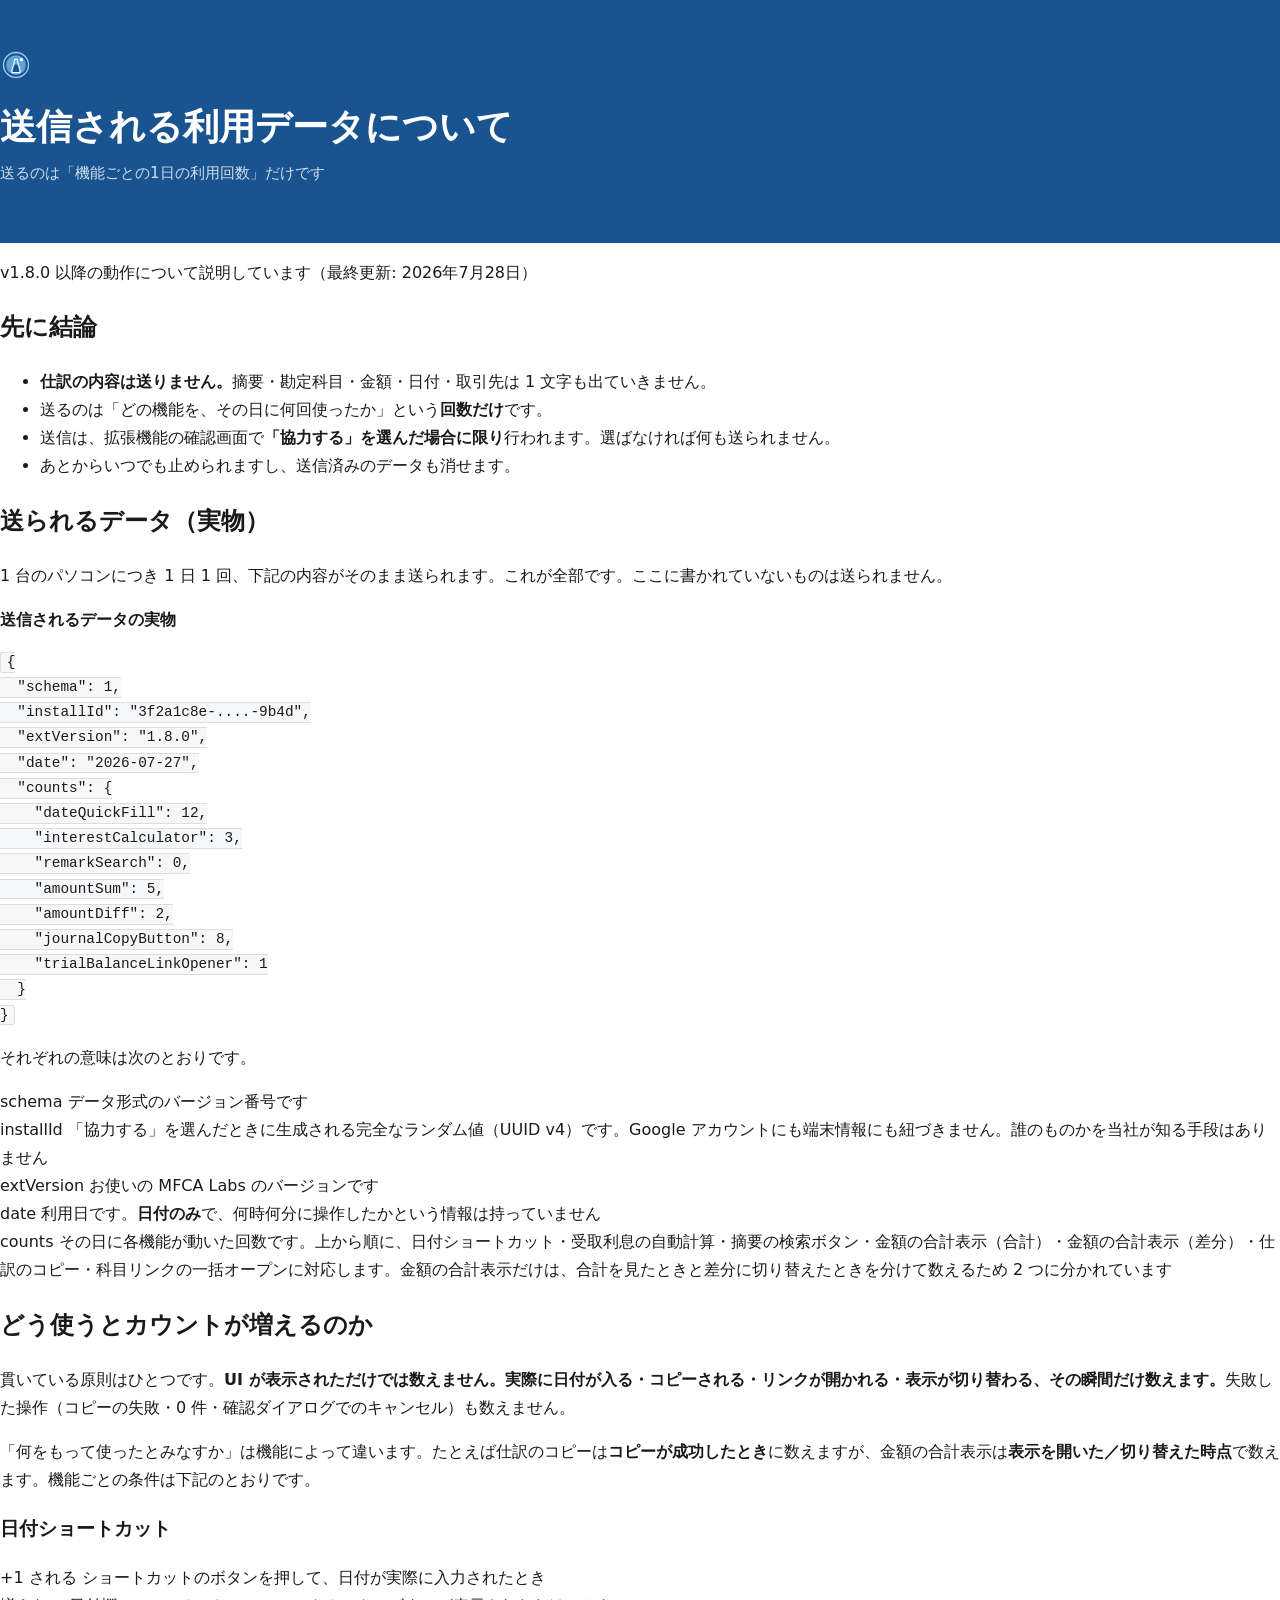
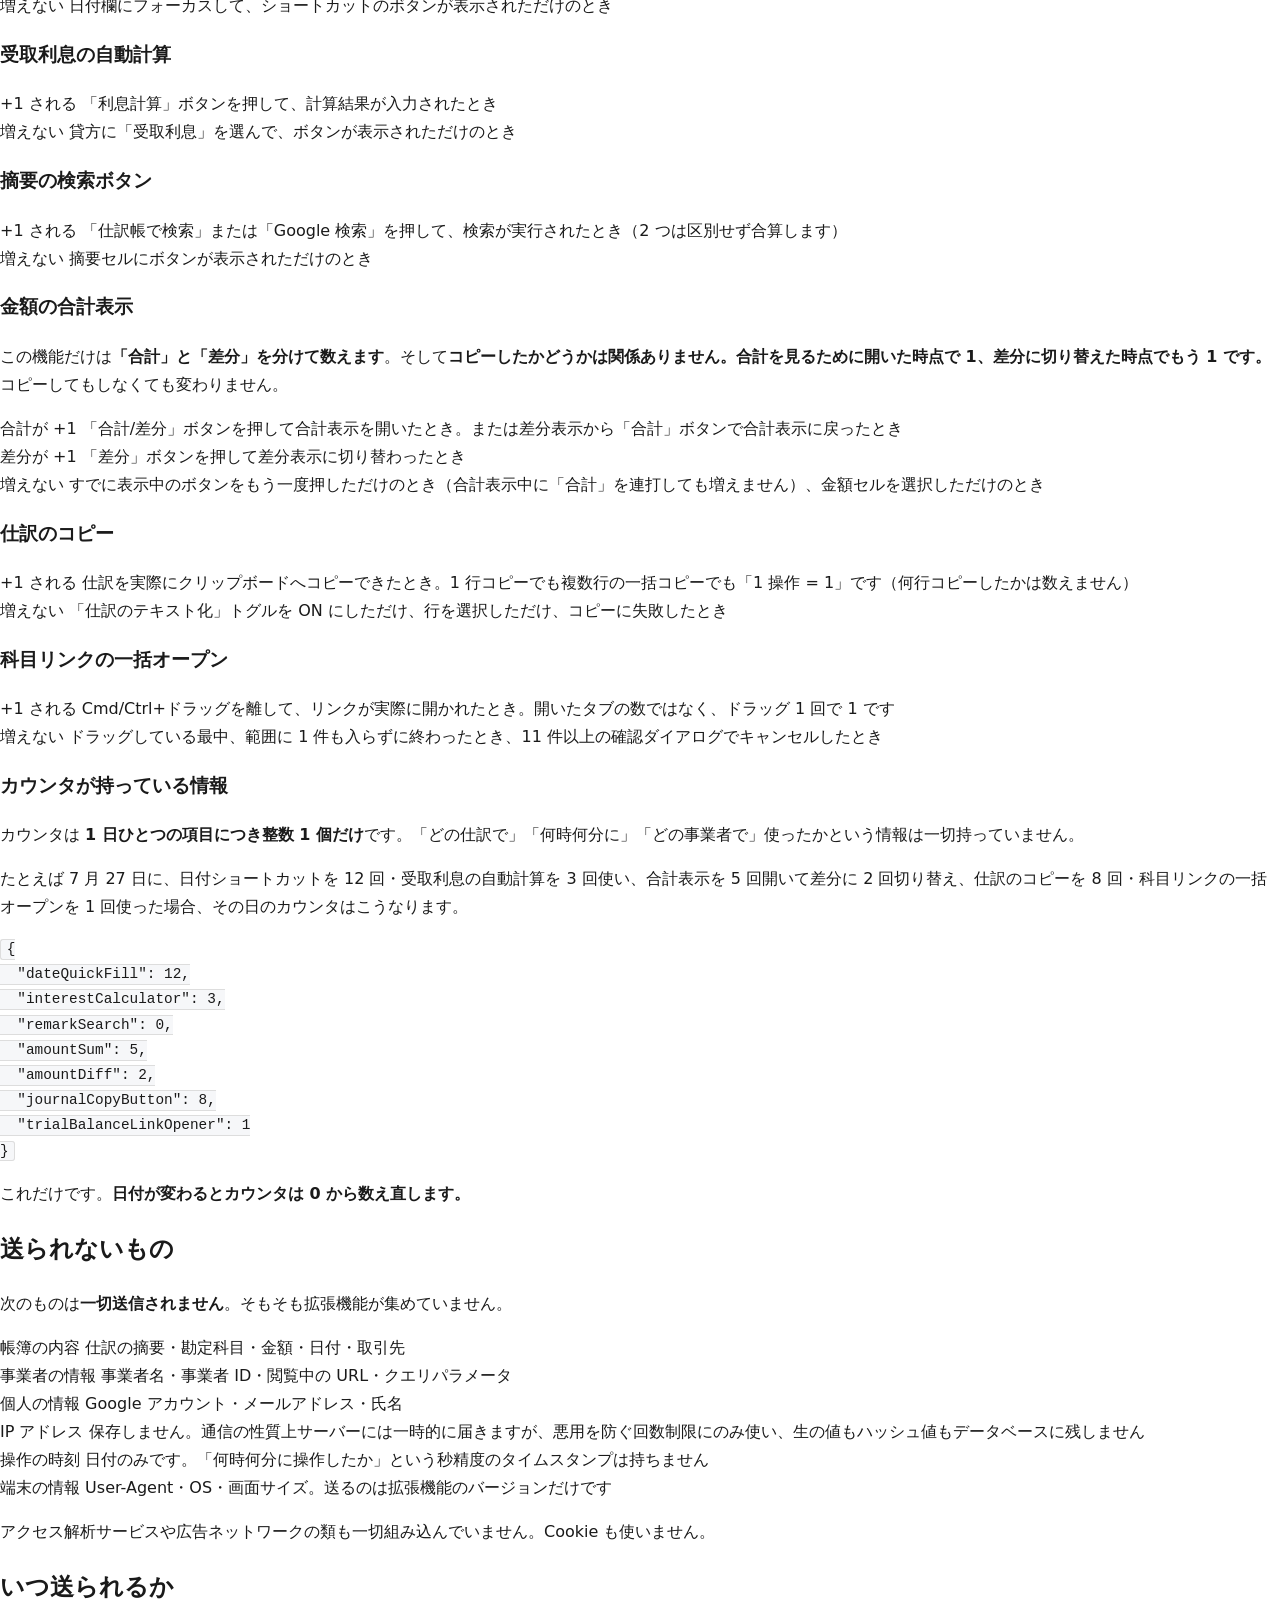
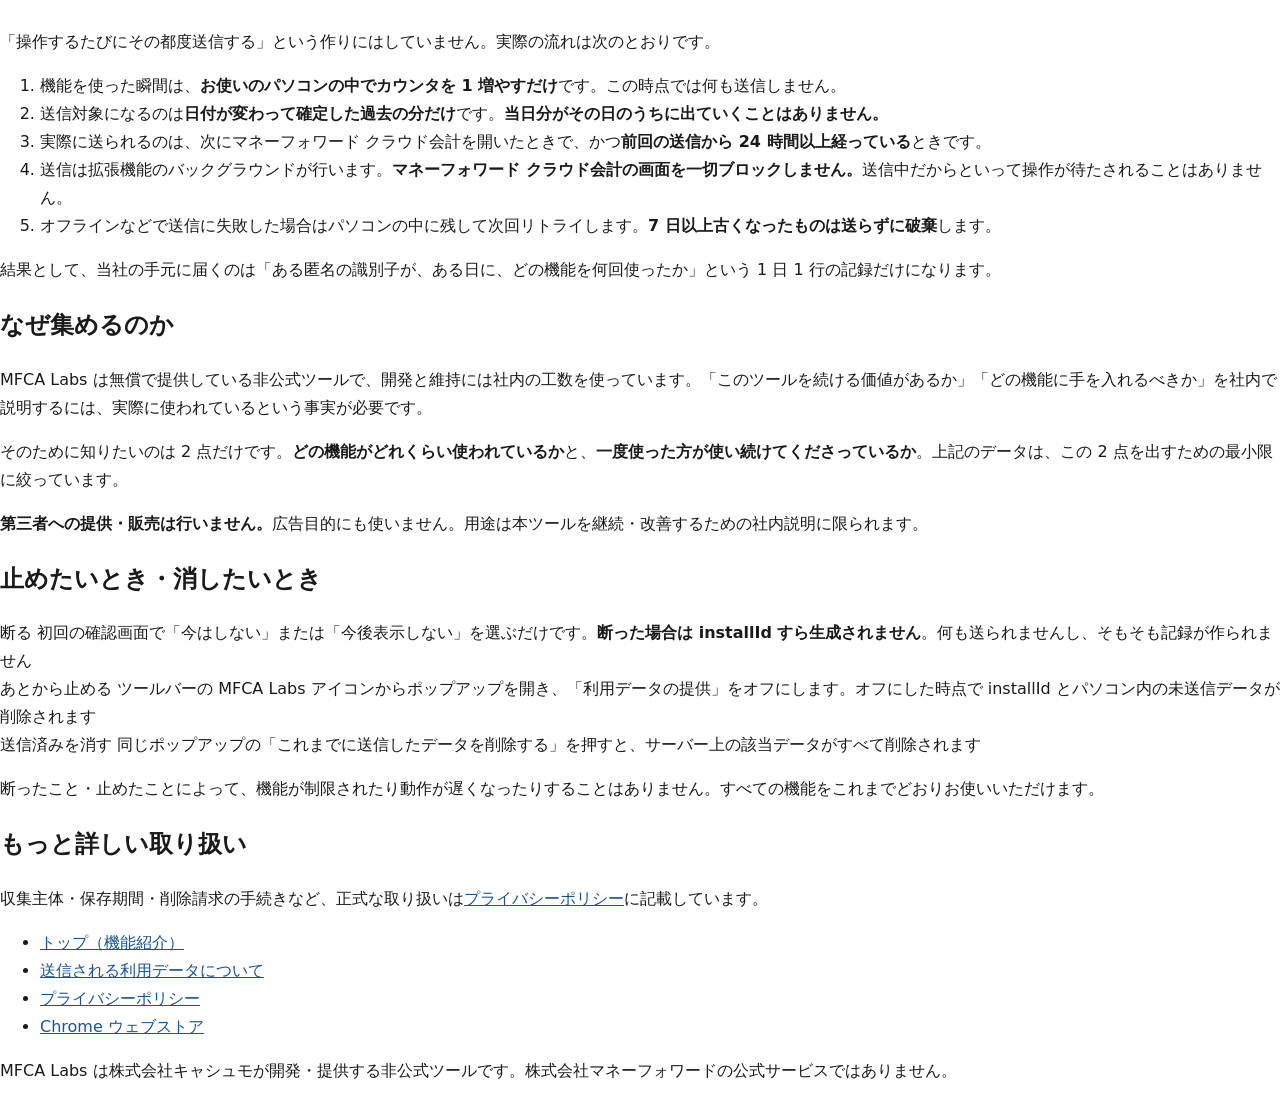
<file: data-collection.html>
<!DOCTYPE html>
<html lang="ja">
  <head>
    <meta charset="utf-8" />
    <meta name="viewport" content="width=device-width, initial-scale=1" />
    <title>送信される利用データについて — MFCA Labs</title>
    <meta
      name="description"
      content="Chrome 拡張機能「MFCA Labs」が送信する匿名の利用データについて、送られるもの・送られないもの・送信されるタイミング・停止と削除の方法を実際のデータそのままで説明します。"
    />
    <link rel="stylesheet" href="./style.css" />
    <link rel="icon" href="./icon.svg" type="image/svg+xml" />
  </head>
  <body>

    <!-- ヒーロー（縮小版） -->
    <header class="hero hero-compact">
      <div class="container">
        <a class="hero-logo" href="./index.html">
          <img src="./icon.svg" width="32" height="32" alt="" />
          <span>MFCA Labs</span>
        </a>
        <h1>送信される利用データについて</h1>
        <p class="hero-sub">送るのは「機能ごとの1日の利用回数」だけです</p>
      </div>
    </header>

    <main class="container">
      <p class="doc-meta">v1.8.0 以降の動作について説明しています（最終更新: 2026年7月28日）</p>

      <div class="important-notice">
        <h2>先に結論</h2>
        <ul>
          <li><strong>仕訳の内容は送りません。</strong>摘要・勘定科目・金額・日付・取引先は 1 文字も出ていきません。</li>
          <li>送るのは「どの機能を、その日に何回使ったか」という<strong>回数だけ</strong>です。</li>
          <li>送信は、拡張機能の確認画面で<strong>「協力する」を選んだ場合に限り</strong>行われます。選ばなければ何も送られません。</li>
          <li>あとからいつでも止められますし、送信済みのデータも消せます。</li>
        </ul>
      </div>

      <!-- 送られるデータ -->
      <section class="section" id="what-is-sent">
        <h2>送られるデータ（実物）</h2>
        <p class="section-desc">
          1 台のパソコンにつき 1 日 1 回、下記の内容がそのまま送られます。これが全部です。ここに書かれていないものは送られません。
        </p>

        <div class="formula-block">
          <p><strong>送信されるデータの実物</strong></p>
          <pre><code>{
  "schema": 1,
  "installId": "3f2a1c8e-....-9b4d",
  "extVersion": "1.8.0",
  "date": "2026-07-27",
  "counts": {
    "dateQuickFill": 12,
    "interestCalculator": 3,
    "remarkSearch": 0,
    "amountSum": 5,
    "amountDiff": 2,
    "journalCopyButton": 8,
    "trialBalanceLinkOpener": 1
  }
}</code></pre>
        </div>

        <p class="section-desc">それぞれの意味は次のとおりです。</p>
        <div class="feature-meta">
          <div class="feature-meta-row">
            <span class="feature-meta-label">schema</span>
            <span class="feature-meta-value">データ形式のバージョン番号です</span>
          </div>
          <div class="feature-meta-row">
            <span class="feature-meta-label">installId</span>
            <span class="feature-meta-value">「協力する」を選んだときに生成される完全なランダム値（UUID v4）です。Google アカウントにも端末情報にも紐づきません。誰のものかを当社が知る手段はありません</span>
          </div>
          <div class="feature-meta-row">
            <span class="feature-meta-label">extVersion</span>
            <span class="feature-meta-value">お使いの MFCA Labs のバージョンです</span>
          </div>
          <div class="feature-meta-row">
            <span class="feature-meta-label">date</span>
            <span class="feature-meta-value">利用日です。<strong>日付のみ</strong>で、何時何分に操作したかという情報は持っていません</span>
          </div>
          <div class="feature-meta-row">
            <span class="feature-meta-label">counts</span>
            <span class="feature-meta-value">その日に各機能が動いた回数です。上から順に、日付ショートカット・受取利息の自動計算・摘要の検索ボタン・金額の合計表示（合計）・金額の合計表示（差分）・仕訳のコピー・科目リンクの一括オープンに対応します。金額の合計表示だけは、合計を見たときと差分に切り替えたときを分けて数えるため 2 つに分かれています</span>
          </div>
        </div>
      </section>

      <!-- カウント条件 -->
      <section class="section" id="count-rules">
        <h2>どう使うとカウントが増えるのか</h2>
        <p class="section-desc">
          貫いている原則はひとつです。<strong>UI が表示されただけでは数えません。実際に日付が入る・コピーされる・リンクが開かれる・表示が切り替わる、その瞬間だけ数えます。</strong>失敗した操作（コピーの失敗・0 件・確認ダイアログでのキャンセル）も数えません。
        </p>
        <p class="section-desc">
          「何をもって使ったとみなすか」は機能によって違います。たとえば仕訳のコピーは<strong>コピーが成功したとき</strong>に数えますが、金額の合計表示は<strong>表示を開いた／切り替えた時点</strong>で数えます。機能ごとの条件は下記のとおりです。
        </p>

        <h3>日付ショートカット</h3>
        <div class="feature-meta">
          <div class="feature-meta-row">
            <span class="feature-meta-label">+1 される</span>
            <span class="feature-meta-value">ショートカットのボタンを押して、日付が実際に入力されたとき</span>
          </div>
          <div class="feature-meta-row">
            <span class="feature-meta-label">増えない</span>
            <span class="feature-meta-value">日付欄にフォーカスして、ショートカットのボタンが表示されただけのとき</span>
          </div>
        </div>

        <h3>受取利息の自動計算</h3>
        <div class="feature-meta">
          <div class="feature-meta-row">
            <span class="feature-meta-label">+1 される</span>
            <span class="feature-meta-value">「利息計算」ボタンを押して、計算結果が入力されたとき</span>
          </div>
          <div class="feature-meta-row">
            <span class="feature-meta-label">増えない</span>
            <span class="feature-meta-value">貸方に「受取利息」を選んで、ボタンが表示されただけのとき</span>
          </div>
        </div>

        <h3>摘要の検索ボタン</h3>
        <div class="feature-meta">
          <div class="feature-meta-row">
            <span class="feature-meta-label">+1 される</span>
            <span class="feature-meta-value">「仕訳帳で検索」または「Google 検索」を押して、検索が実行されたとき（2 つは区別せず合算します）</span>
          </div>
          <div class="feature-meta-row">
            <span class="feature-meta-label">増えない</span>
            <span class="feature-meta-value">摘要セルにボタンが表示されただけのとき</span>
          </div>
        </div>

        <h3>金額の合計表示</h3>
        <p>
          この機能だけは<strong>「合計」と「差分」を分けて数えます</strong>。そして<strong>コピーしたかどうかは関係ありません。合計を見るために開いた時点で 1、差分に切り替えた時点でもう 1 です。</strong>コピーしてもしなくても変わりません。
        </p>
        <div class="feature-meta">
          <div class="feature-meta-row">
            <span class="feature-meta-label">合計が +1</span>
            <span class="feature-meta-value">「合計/差分」ボタンを押して合計表示を開いたとき。または差分表示から「合計」ボタンで合計表示に戻ったとき</span>
          </div>
          <div class="feature-meta-row">
            <span class="feature-meta-label">差分が +1</span>
            <span class="feature-meta-value">「差分」ボタンを押して差分表示に切り替わったとき</span>
          </div>
          <div class="feature-meta-row">
            <span class="feature-meta-label">増えない</span>
            <span class="feature-meta-value">すでに表示中のボタンをもう一度押しただけのとき（合計表示中に「合計」を連打しても増えません）、金額セルを選択しただけのとき</span>
          </div>
        </div>

        <h3>仕訳のコピー</h3>
        <div class="feature-meta">
          <div class="feature-meta-row">
            <span class="feature-meta-label">+1 される</span>
            <span class="feature-meta-value">仕訳を実際にクリップボードへコピーできたとき。1 行コピーでも複数行の一括コピーでも「1 操作 = 1」です（何行コピーしたかは数えません）</span>
          </div>
          <div class="feature-meta-row">
            <span class="feature-meta-label">増えない</span>
            <span class="feature-meta-value">「仕訳のテキスト化」トグルを ON にしただけ、行を選択しただけ、コピーに失敗したとき</span>
          </div>
        </div>

        <h3>科目リンクの一括オープン</h3>
        <div class="feature-meta">
          <div class="feature-meta-row">
            <span class="feature-meta-label">+1 される</span>
            <span class="feature-meta-value">Cmd/Ctrl+ドラッグを離して、リンクが実際に開かれたとき。開いたタブの数ではなく、ドラッグ 1 回で 1 です</span>
          </div>
          <div class="feature-meta-row">
            <span class="feature-meta-label">増えない</span>
            <span class="feature-meta-value">ドラッグしている最中、範囲に 1 件も入らずに終わったとき、11 件以上の確認ダイアログでキャンセルしたとき</span>
          </div>
        </div>

        <h3>カウンタが持っている情報</h3>
        <p>
          カウンタは <strong>1 日ひとつの項目につき整数 1 個だけ</strong>です。「どの仕訳で」「何時何分に」「どの事業者で」使ったかという情報は一切持っていません。
        </p>
        <p>
          たとえば 7 月 27 日に、日付ショートカットを 12 回・受取利息の自動計算を 3 回使い、合計表示を 5 回開いて差分に 2 回切り替え、仕訳のコピーを 8 回・科目リンクの一括オープンを 1 回使った場合、その日のカウンタはこうなります。
        </p>
        <div class="formula-block">
          <pre><code>{
  "dateQuickFill": 12,
  "interestCalculator": 3,
  "remarkSearch": 0,
  "amountSum": 5,
  "amountDiff": 2,
  "journalCopyButton": 8,
  "trialBalanceLinkOpener": 1
}</code></pre>
        </div>
        <p>
          これだけです。<strong>日付が変わるとカウンタは 0 から数え直します。</strong>
        </p>
      </section>

      <!-- 送られないもの -->
      <section class="section" id="what-is-not-sent">
        <h2>送られないもの</h2>
        <p class="section-desc">
          次のものは<strong>一切送信されません</strong>。そもそも拡張機能が集めていません。
        </p>
        <div class="feature-meta">
          <div class="feature-meta-row">
            <span class="feature-meta-label">帳簿の内容</span>
            <span class="feature-meta-value">仕訳の摘要・勘定科目・金額・日付・取引先</span>
          </div>
          <div class="feature-meta-row">
            <span class="feature-meta-label">事業者の情報</span>
            <span class="feature-meta-value">事業者名・事業者 ID・閲覧中の URL・クエリパラメータ</span>
          </div>
          <div class="feature-meta-row">
            <span class="feature-meta-label">個人の情報</span>
            <span class="feature-meta-value">Google アカウント・メールアドレス・氏名</span>
          </div>
          <div class="feature-meta-row">
            <span class="feature-meta-label">IP アドレス</span>
            <span class="feature-meta-value">保存しません。通信の性質上サーバーには一時的に届きますが、悪用を防ぐ回数制限にのみ使い、生の値もハッシュ値もデータベースに残しません</span>
          </div>
          <div class="feature-meta-row">
            <span class="feature-meta-label">操作の時刻</span>
            <span class="feature-meta-value">日付のみです。「何時何分に操作したか」という秒精度のタイムスタンプは持ちません</span>
          </div>
          <div class="feature-meta-row">
            <span class="feature-meta-label">端末の情報</span>
            <span class="feature-meta-value">User-Agent・OS・画面サイズ。送るのは拡張機能のバージョンだけです</span>
          </div>
        </div>
        <p class="section-desc">
          アクセス解析サービスや広告ネットワークの類も一切組み込んでいません。Cookie も使いません。
        </p>
      </section>

      <!-- いつ送られるか -->
      <section class="section" id="when-is-it-sent">
        <h2>いつ送られるか</h2>
        <p class="section-desc">
          「操作するたびにその都度送信する」という作りにはしていません。実際の流れは次のとおりです。
        </p>
        <ol>
          <li>
            機能を使った瞬間は、<strong>お使いのパソコンの中でカウンタを 1 増やすだけ</strong>です。この時点では何も送信しません。
          </li>
          <li>
            送信対象になるのは<strong>日付が変わって確定した過去の分だけ</strong>です。<strong>当日分がその日のうちに出ていくことはありません。</strong>
          </li>
          <li>
            実際に送られるのは、次にマネーフォワード クラウド会計を開いたときで、かつ<strong>前回の送信から 24 時間以上経っている</strong>ときです。
          </li>
          <li>
            送信は拡張機能のバックグラウンドが行います。<strong>マネーフォワード クラウド会計の画面を一切ブロックしません。</strong>送信中だからといって操作が待たされることはありません。
          </li>
          <li>
            オフラインなどで送信に失敗した場合はパソコンの中に残して次回リトライします。<strong>7 日以上古くなったものは送らずに破棄</strong>します。
          </li>
        </ol>
        <p class="section-desc">
          結果として、当社の手元に届くのは「ある匿名の識別子が、ある日に、どの機能を何回使ったか」という 1 日 1 行の記録だけになります。
        </p>
      </section>

      <!-- なぜ集めるか -->
      <section class="section" id="why">
        <h2>なぜ集めるのか</h2>
        <p>
          MFCA Labs は無償で提供している非公式ツールで、開発と維持には社内の工数を使っています。「このツールを続ける価値があるか」「どの機能に手を入れるべきか」を社内で説明するには、実際に使われているという事実が必要です。
        </p>
        <p>
          そのために知りたいのは 2 点だけです。<strong>どの機能がどれくらい使われているか</strong>と、<strong>一度使った方が使い続けてくださっているか</strong>。上記のデータは、この 2 点を出すための最小限に絞っています。
        </p>
        <p>
          <strong>第三者への提供・販売は行いません。</strong>広告目的にも使いません。用途は本ツールを継続・改善するための社内説明に限られます。
        </p>
      </section>

      <!-- 止め方・消し方 -->
      <section class="section" id="how-to-stop">
        <h2>止めたいとき・消したいとき</h2>
        <div class="feature-meta">
          <div class="feature-meta-row">
            <span class="feature-meta-label">断る</span>
            <span class="feature-meta-value">初回の確認画面で「今はしない」または「今後表示しない」を選ぶだけです。<strong>断った場合は installId すら生成されません</strong>。何も送られませんし、そもそも記録が作られません</span>
          </div>
          <div class="feature-meta-row">
            <span class="feature-meta-label">あとから止める</span>
            <span class="feature-meta-value">ツールバーの MFCA Labs アイコンからポップアップを開き、「利用データの提供」をオフにします。オフにした時点で installId とパソコン内の未送信データが削除されます</span>
          </div>
          <div class="feature-meta-row">
            <span class="feature-meta-label">送信済みを消す</span>
            <span class="feature-meta-value">同じポップアップの「これまでに送信したデータを削除する」を押すと、サーバー上の該当データがすべて削除されます</span>
          </div>
        </div>
        <p class="section-desc">
          断ったこと・止めたことによって、機能が制限されたり動作が遅くなったりすることはありません。すべての機能をこれまでどおりお使いいただけます。
        </p>
      </section>

      <div class="important-notice">
        <h2>もっと詳しい取り扱い</h2>
        <p>
          収集主体・保存期間・削除請求の手続きなど、正式な取り扱いは<a href="./privacy.html">プライバシーポリシー</a>に記載しています。
        </p>
      </div>

    </main>

    <!-- 共通フッター -->
    <footer class="site-footer">
      <div class="container">
        <ul class="site-footer-nav">
          <li><a href="./index.html">トップ（機能紹介）</a></li>
          <li><a href="./data-collection.html" aria-current="page">送信される利用データについて</a></li>
          <li><a href="./privacy.html">プライバシーポリシー</a></li>
          <li>
            <a
              href="https://chromewebstore.google.com/detail/mfca-labs/edpgggmdgeneaokhlinphdaphigiifca"
              target="_blank"
              rel="noopener noreferrer"
            >Chrome ウェブストア</a>
          </li>
        </ul>
        <p class="site-footer-note">
          MFCA Labs は株式会社キャシュモが開発・提供する非公式ツールです。株式会社マネーフォワードの公式サービスではありません。
        </p>
      </div>
    </footer>

  </body>
</html>
</file>
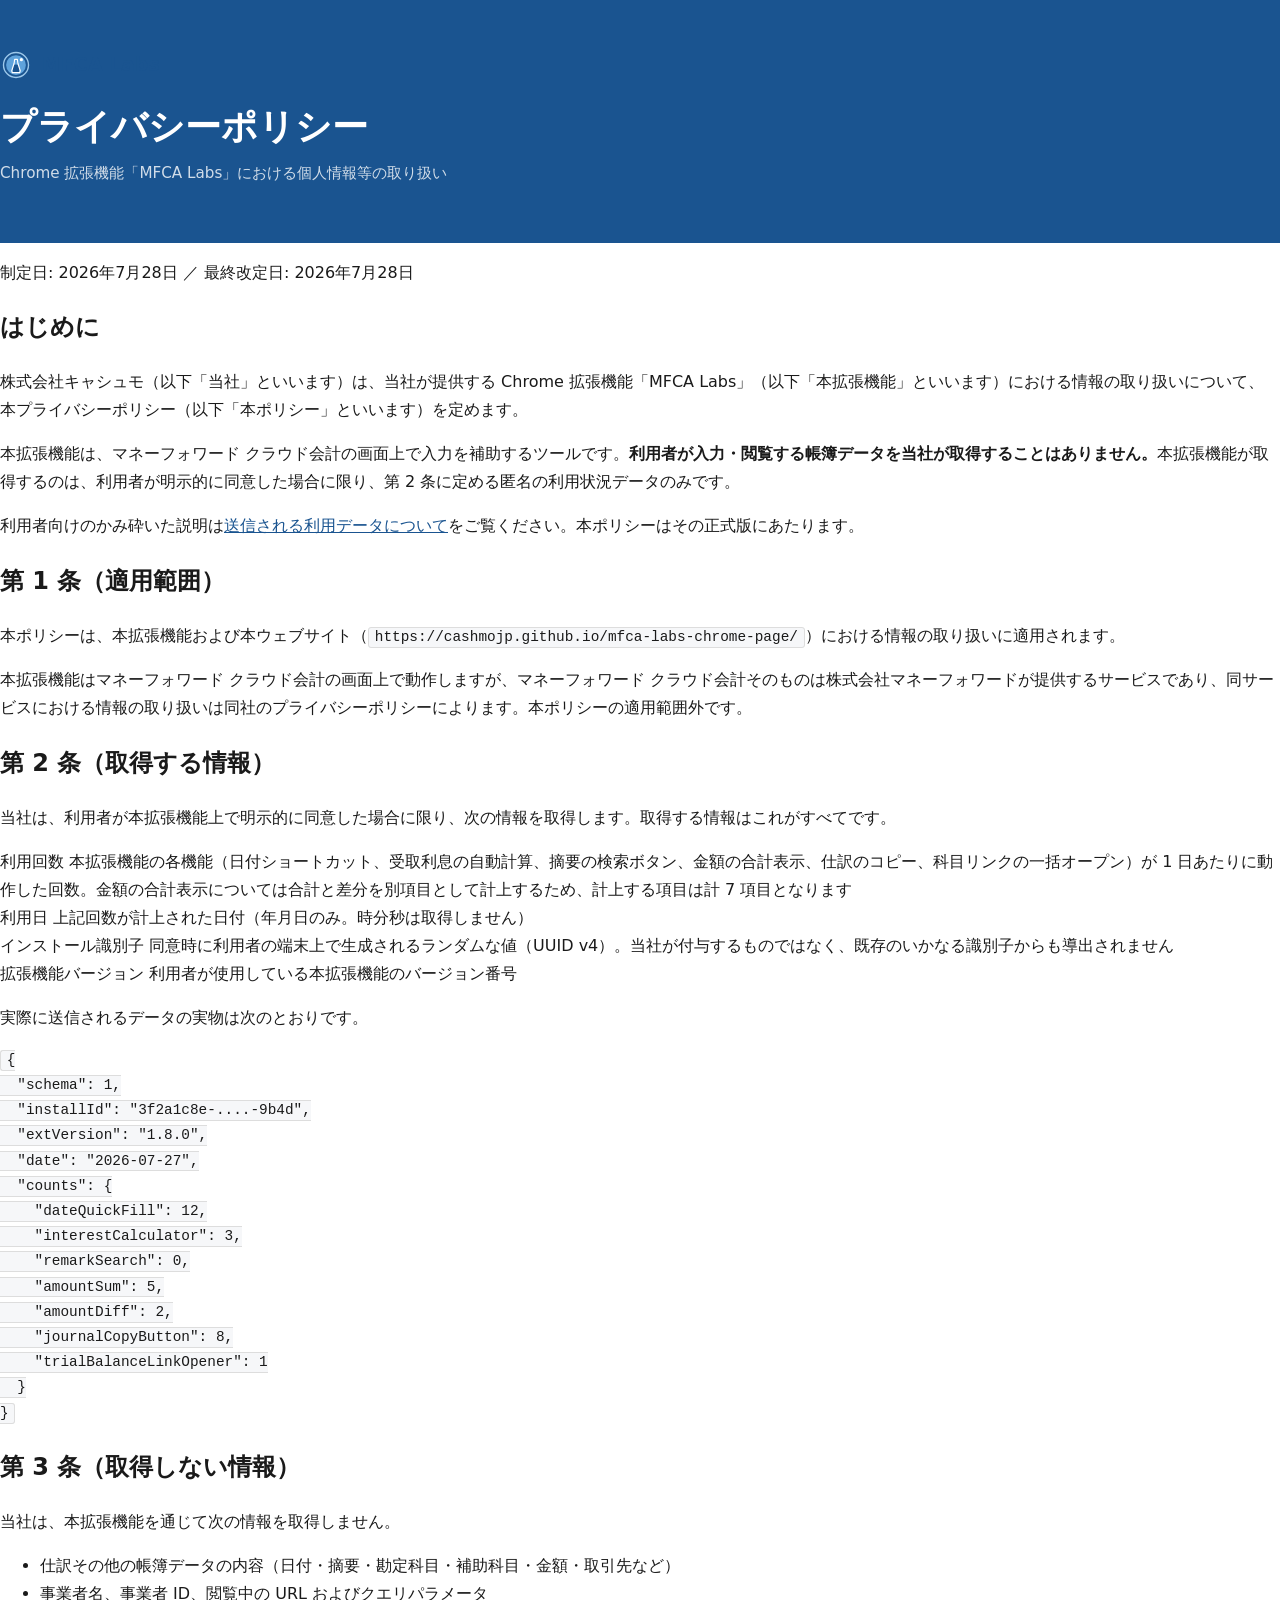
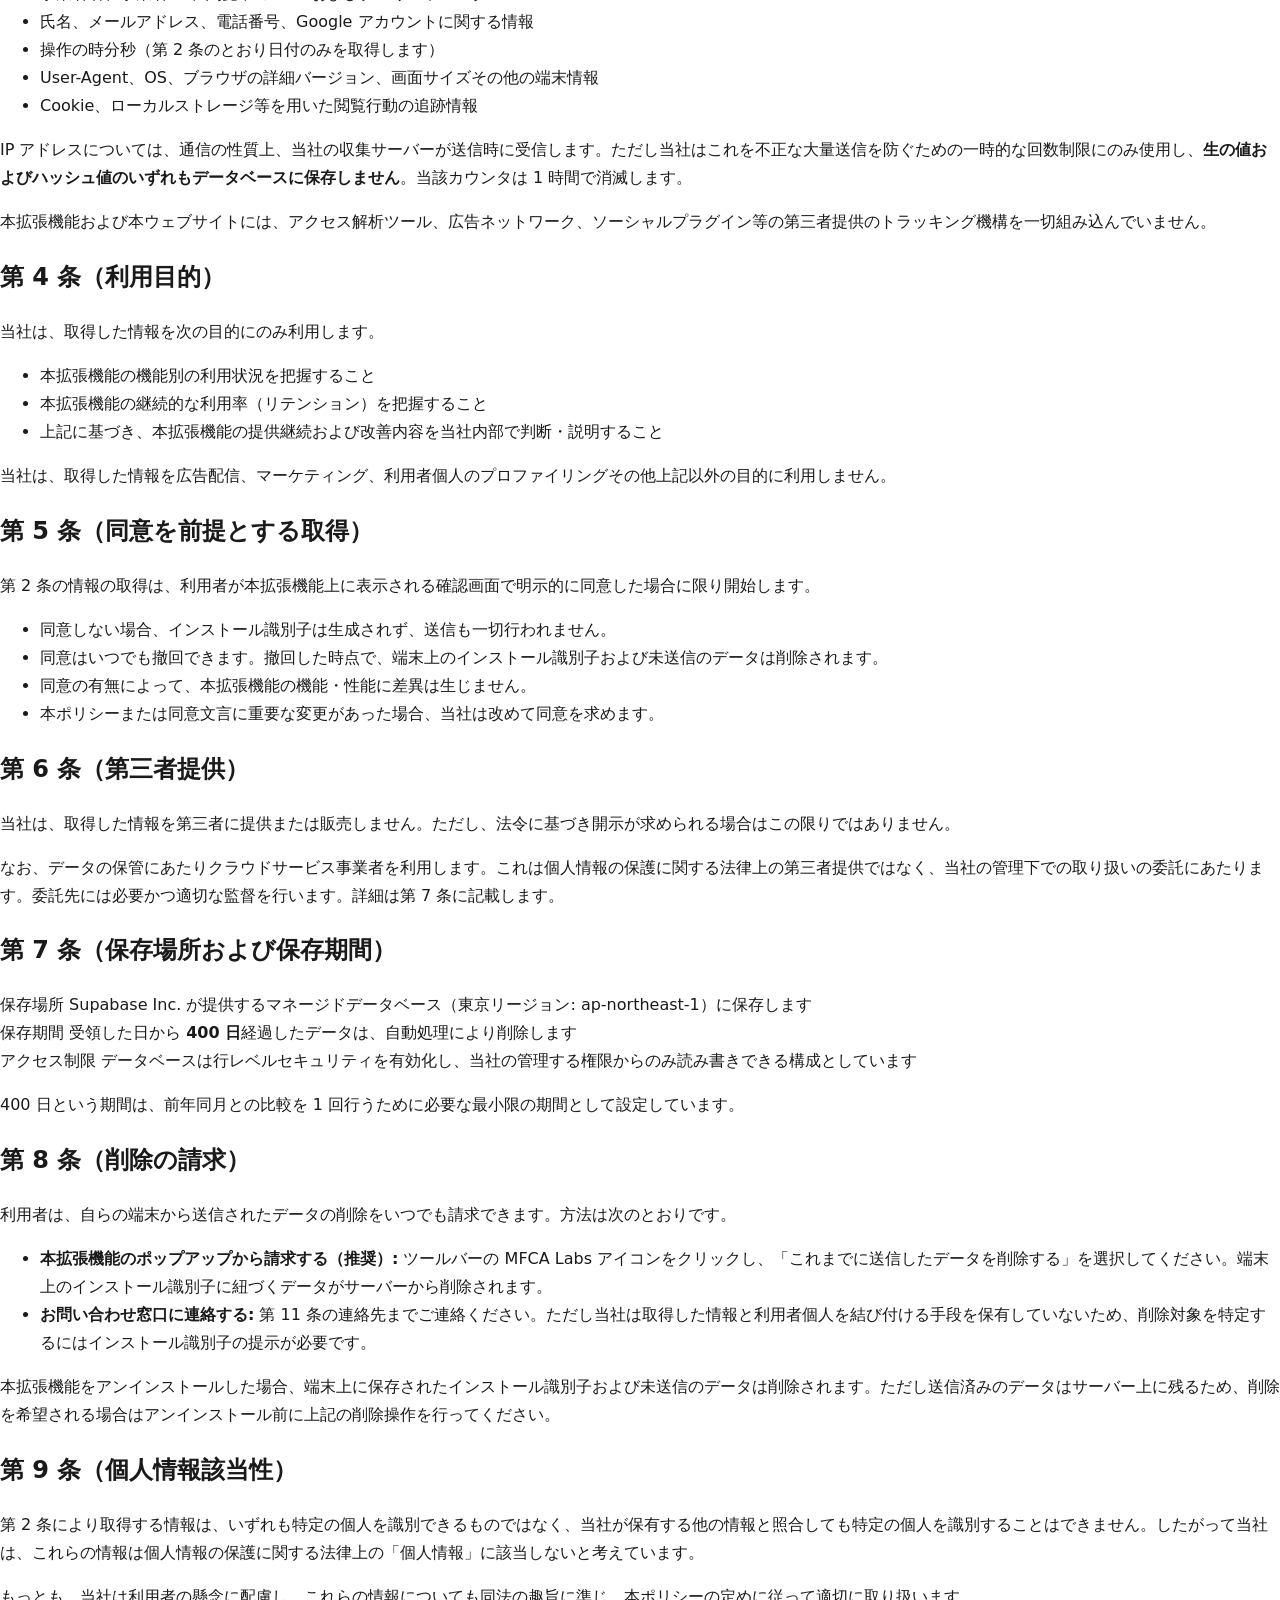
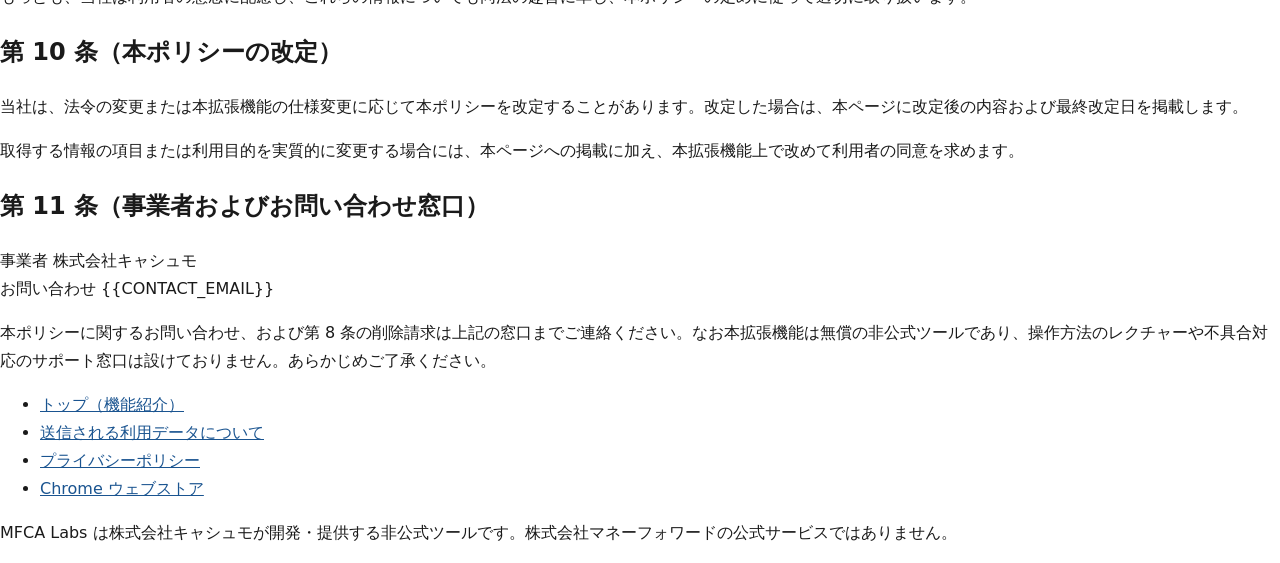
<file: privacy.html>
<!DOCTYPE html>
<html lang="ja">
  <head>
    <meta charset="utf-8" />
    <meta name="viewport" content="width=device-width, initial-scale=1" />
    <title>プライバシーポリシー — MFCA Labs</title>
    <meta
      name="description"
      content="株式会社キャシュモが提供する Chrome 拡張機能「MFCA Labs」のプライバシーポリシー。取得する情報・利用目的・第三者提供・保存期間・削除請求の方法を定めます。"
    />
    <link rel="stylesheet" href="./style.css" />
    <link rel="icon" href="./icon.svg" type="image/svg+xml" />
  </head>
  <body>

    <!-- ヒーロー（縮小版） -->
    <header class="hero hero-compact">
      <div class="container">
        <a class="hero-logo" href="./index.html">
          <img src="./icon.svg" width="32" height="32" alt="" />
          <span>MFCA Labs</span>
        </a>
        <h1>プライバシーポリシー</h1>
        <p class="hero-sub">Chrome 拡張機能「MFCA Labs」における個人情報等の取り扱い</p>
      </div>
    </header>

    <main class="container">
      <p class="doc-meta">制定日: 2026年7月28日 ／ 最終改定日: 2026年7月28日</p>

      <div class="important-notice">
        <h2>はじめに</h2>
        <p>
          株式会社キャシュモ（以下「当社」といいます）は、当社が提供する Chrome 拡張機能「MFCA Labs」（以下「本拡張機能」といいます）における情報の取り扱いについて、本プライバシーポリシー（以下「本ポリシー」といいます）を定めます。
        </p>
        <p>
          本拡張機能は、マネーフォワード クラウド会計の画面上で入力を補助するツールです。<strong>利用者が入力・閲覧する帳簿データを当社が取得することはありません。</strong>本拡張機能が取得するのは、利用者が明示的に同意した場合に限り、第 2 条に定める匿名の利用状況データのみです。
        </p>
        <p>
          利用者向けのかみ砕いた説明は<a href="./data-collection.html">送信される利用データについて</a>をご覧ください。本ポリシーはその正式版にあたります。
        </p>
      </div>

      <!-- 1 -->
      <section class="section" id="scope">
        <h2>第 1 条（適用範囲）</h2>
        <p>
          本ポリシーは、本拡張機能および本ウェブサイト（<code>https://cashmojp.github.io/mfca-labs-chrome-page/</code>）における情報の取り扱いに適用されます。
        </p>
        <p>
          本拡張機能はマネーフォワード クラウド会計の画面上で動作しますが、マネーフォワード クラウド会計そのものは株式会社マネーフォワードが提供するサービスであり、同サービスにおける情報の取り扱いは同社のプライバシーポリシーによります。本ポリシーの適用範囲外です。
        </p>
      </section>

      <!-- 2 -->
      <section class="section" id="collected">
        <h2>第 2 条（取得する情報）</h2>
        <p>
          当社は、利用者が本拡張機能上で明示的に同意した場合に限り、次の情報を取得します。取得する情報はこれがすべてです。
        </p>
        <div class="feature-meta">
          <div class="feature-meta-row">
            <span class="feature-meta-label">利用回数</span>
            <span class="feature-meta-value">本拡張機能の各機能（日付ショートカット、受取利息の自動計算、摘要の検索ボタン、金額の合計表示、仕訳のコピー、科目リンクの一括オープン）が 1 日あたりに動作した回数。金額の合計表示については合計と差分を別項目として計上するため、計上する項目は計 7 項目となります</span>
          </div>
          <div class="feature-meta-row">
            <span class="feature-meta-label">利用日</span>
            <span class="feature-meta-value">上記回数が計上された日付（年月日のみ。時分秒は取得しません）</span>
          </div>
          <div class="feature-meta-row">
            <span class="feature-meta-label">インストール識別子</span>
            <span class="feature-meta-value">同意時に利用者の端末上で生成されるランダムな値（UUID v4）。当社が付与するものではなく、既存のいかなる識別子からも導出されません</span>
          </div>
          <div class="feature-meta-row">
            <span class="feature-meta-label">拡張機能バージョン</span>
            <span class="feature-meta-value">利用者が使用している本拡張機能のバージョン番号</span>
          </div>
        </div>
        <p>実際に送信されるデータの実物は次のとおりです。</p>
        <div class="formula-block">
          <pre><code>{
  "schema": 1,
  "installId": "3f2a1c8e-....-9b4d",
  "extVersion": "1.8.0",
  "date": "2026-07-27",
  "counts": {
    "dateQuickFill": 12,
    "interestCalculator": 3,
    "remarkSearch": 0,
    "amountSum": 5,
    "amountDiff": 2,
    "journalCopyButton": 8,
    "trialBalanceLinkOpener": 1
  }
}</code></pre>
        </div>
      </section>

      <!-- 3 -->
      <section class="section" id="not-collected">
        <h2>第 3 条（取得しない情報）</h2>
        <p>当社は、本拡張機能を通じて次の情報を取得しません。</p>
        <ul>
          <li>仕訳その他の帳簿データの内容（日付・摘要・勘定科目・補助科目・金額・取引先など）</li>
          <li>事業者名、事業者 ID、閲覧中の URL およびクエリパラメータ</li>
          <li>氏名、メールアドレス、電話番号、Google アカウントに関する情報</li>
          <li>操作の時分秒（第 2 条のとおり日付のみを取得します）</li>
          <li>User-Agent、OS、ブラウザの詳細バージョン、画面サイズその他の端末情報</li>
          <li>Cookie、ローカルストレージ等を用いた閲覧行動の追跡情報</li>
        </ul>
        <p>
          IP アドレスについては、通信の性質上、当社の収集サーバーが送信時に受信します。ただし当社はこれを不正な大量送信を防ぐための一時的な回数制限にのみ使用し、<strong>生の値およびハッシュ値のいずれもデータベースに保存しません</strong>。当該カウンタは 1 時間で消滅します。
        </p>
        <p>
          本拡張機能および本ウェブサイトには、アクセス解析ツール、広告ネットワーク、ソーシャルプラグイン等の第三者提供のトラッキング機構を一切組み込んでいません。
        </p>
      </section>

      <!-- 4 -->
      <section class="section" id="purpose">
        <h2>第 4 条（利用目的）</h2>
        <p>当社は、取得した情報を次の目的にのみ利用します。</p>
        <ul>
          <li>本拡張機能の機能別の利用状況を把握すること</li>
          <li>本拡張機能の継続的な利用率（リテンション）を把握すること</li>
          <li>上記に基づき、本拡張機能の提供継続および改善内容を当社内部で判断・説明すること</li>
        </ul>
        <p>
          当社は、取得した情報を広告配信、マーケティング、利用者個人のプロファイリングその他上記以外の目的に利用しません。
        </p>
      </section>

      <!-- 5 -->
      <section class="section" id="consent">
        <h2>第 5 条（同意を前提とする取得）</h2>
        <p>
          第 2 条の情報の取得は、利用者が本拡張機能上に表示される確認画面で明示的に同意した場合に限り開始します。
        </p>
        <ul>
          <li>同意しない場合、インストール識別子は生成されず、送信も一切行われません。</li>
          <li>同意はいつでも撤回できます。撤回した時点で、端末上のインストール識別子および未送信のデータは削除されます。</li>
          <li>同意の有無によって、本拡張機能の機能・性能に差異は生じません。</li>
          <li>本ポリシーまたは同意文言に重要な変更があった場合、当社は改めて同意を求めます。</li>
        </ul>
      </section>

      <!-- 6 -->
      <section class="section" id="third-party">
        <h2>第 6 条（第三者提供）</h2>
        <p>
          当社は、取得した情報を第三者に提供または販売しません。ただし、法令に基づき開示が求められる場合はこの限りではありません。
        </p>
        <p>
          なお、データの保管にあたりクラウドサービス事業者を利用します。これは個人情報の保護に関する法律上の第三者提供ではなく、当社の管理下での取り扱いの委託にあたります。委託先には必要かつ適切な監督を行います。詳細は第 7 条に記載します。
        </p>
      </section>

      <!-- 7 -->
      <section class="section" id="storage">
        <h2>第 7 条（保存場所および保存期間）</h2>
        <div class="feature-meta">
          <div class="feature-meta-row">
            <span class="feature-meta-label">保存場所</span>
            <span class="feature-meta-value">Supabase Inc. が提供するマネージドデータベース（東京リージョン: ap-northeast-1）に保存します</span>
          </div>
          <div class="feature-meta-row">
            <span class="feature-meta-label">保存期間</span>
            <span class="feature-meta-value">受領した日から <strong>400 日</strong>経過したデータは、自動処理により削除します</span>
          </div>
          <div class="feature-meta-row">
            <span class="feature-meta-label">アクセス制限</span>
            <span class="feature-meta-value">データベースは行レベルセキュリティを有効化し、当社の管理する権限からのみ読み書きできる構成としています</span>
          </div>
        </div>
        <p>
          400 日という期間は、前年同月との比較を 1 回行うために必要な最小限の期間として設定しています。
        </p>
      </section>

      <!-- 8 -->
      <section class="section" id="deletion">
        <h2>第 8 条（削除の請求）</h2>
        <p>
          利用者は、自らの端末から送信されたデータの削除をいつでも請求できます。方法は次のとおりです。
        </p>
        <ul>
          <li>
            <strong>本拡張機能のポップアップから請求する（推奨）:</strong>
            ツールバーの MFCA Labs アイコンをクリックし、「これまでに送信したデータを削除する」を選択してください。端末上のインストール識別子に紐づくデータがサーバーから削除されます。
          </li>
          <li>
            <strong>お問い合わせ窓口に連絡する:</strong>
            第 11 条の連絡先までご連絡ください。ただし当社は取得した情報と利用者個人を結び付ける手段を保有していないため、削除対象を特定するにはインストール識別子の提示が必要です。
          </li>
        </ul>
        <p>
          本拡張機能をアンインストールした場合、端末上に保存されたインストール識別子および未送信のデータは削除されます。ただし送信済みのデータはサーバー上に残るため、削除を希望される場合はアンインストール前に上記の削除操作を行ってください。
        </p>
      </section>

      <!-- 9 -->
      <section class="section" id="personal-info">
        <h2>第 9 条（個人情報該当性）</h2>
        <p>
          第 2 条により取得する情報は、いずれも特定の個人を識別できるものではなく、当社が保有する他の情報と照合しても特定の個人を識別することはできません。したがって当社は、これらの情報は個人情報の保護に関する法律上の「個人情報」に該当しないと考えています。
        </p>
        <p>
          もっとも、当社は利用者の懸念に配慮し、これらの情報についても同法の趣旨に準じ、本ポリシーの定めに従って適切に取り扱います。
        </p>
      </section>

      <!-- 10 -->
      <section class="section" id="revision">
        <h2>第 10 条（本ポリシーの改定）</h2>
        <p>
          当社は、法令の変更または本拡張機能の仕様変更に応じて本ポリシーを改定することがあります。改定した場合は、本ページに改定後の内容および最終改定日を掲載します。
        </p>
        <p>
          取得する情報の項目または利用目的を実質的に変更する場合には、本ページへの掲載に加え、本拡張機能上で改めて利用者の同意を求めます。
        </p>
      </section>

      <!-- 11 -->
      <section class="section" id="contact">
        <h2>第 11 条（事業者およびお問い合わせ窓口）</h2>
        <div class="feature-meta">
          <div class="feature-meta-row">
            <span class="feature-meta-label">事業者</span>
            <span class="feature-meta-value">株式会社キャシュモ</span>
          </div>
          <div class="feature-meta-row">
            <span class="feature-meta-label">お問い合わせ</span>
            <span class="feature-meta-value">{{CONTACT_EMAIL}}</span>
          </div>
        </div>
        <p>
          本ポリシーに関するお問い合わせ、および第 8 条の削除請求は上記の窓口までご連絡ください。なお本拡張機能は無償の非公式ツールであり、操作方法のレクチャーや不具合対応のサポート窓口は設けておりません。あらかじめご了承ください。
        </p>
      </section>

    </main>

    <!-- 共通フッター -->
    <footer class="site-footer">
      <div class="container">
        <ul class="site-footer-nav">
          <li><a href="./index.html">トップ（機能紹介）</a></li>
          <li><a href="./data-collection.html">送信される利用データについて</a></li>
          <li><a href="./privacy.html" aria-current="page">プライバシーポリシー</a></li>
          <li>
            <a
              href="https://chromewebstore.google.com/detail/mfca-labs/edpgggmdgeneaokhlinphdaphigiifca"
              target="_blank"
              rel="noopener noreferrer"
            >Chrome ウェブストア</a>
          </li>
        </ul>
        <p class="site-footer-note">
          MFCA Labs は株式会社キャシュモが開発・提供する非公式ツールです。株式会社マネーフォワードの公式サービスではありません。
        </p>
      </div>
    </footer>

  </body>
</html>
</file>
<file: style.css>
/* MFCA Labs 紹介ページ
   構成: 1 変数 / 2 基本 / 3 ヒーロー / 4 レイアウトと目次 / 5 できること（カード） /
         6 機能の説明（見出し・メタ情報・表・折りたたみ・画像） / 7 重要事項 / 8 補助 */

/* ---------- 1 変数 ---------- */
:root {
  color-scheme: light dark;

  --text: #1a1a1a;
  --muted: #555;
  --bg: #fff;
  --surface: #f6f7f9;
  --border: #ddd;
  --link: #1a5490;
  --accent: #1a5490;
  --accent-hover: #133f6e;
  --accent-soft: #e8f0f8;
  --shadow: rgba(0, 0, 0, 0.08);

  --radius: 10px;
  --radius-sm: 6px;
  --gutter: clamp(1rem, 5vw, 3rem);
  --toc-width: 14.5rem;
  --header-gap: 1.25rem; /* 目次・アンカー移動で上端に確保する余白 */
}

@media (prefers-color-scheme: dark) {
  :root {
    --text: #f0f0f0;
    --muted: #b0b0b0;
    --bg: #121212;
    --surface: #1e1e1e;
    --border: #333;
    --link: #9dc8ea;
    --accent: #4a90d9;
    --accent-hover: #6aaae4;
    --accent-soft: #1c2a3a;
    --shadow: rgba(0, 0, 0, 0.4);
  }
}

/* ---------- 2 基本 ---------- */
*,
*::before,
*::after {
  box-sizing: border-box;
}

html {
  scroll-behavior: smooth;
}

body {
  margin: 0;
  font-family: system-ui, -apple-system, "Segoe UI", "Hiragino Sans",
    "Hiragino Kaku Gothic ProN", "Noto Sans JP", sans-serif;
  line-height: 1.75;
  color: var(--text);
  background: var(--bg);
}

a {
  color: var(--link);
}

a:focus-visible,
summary:focus-visible {
  outline: 3px solid var(--accent);
  outline-offset: 2px;
  border-radius: 3px;
}

code {
  font-family: "SFMono-Regular", Consolas, "Liberation Mono", Menlo, monospace;
  font-size: 0.9em;
  background: var(--surface);
  border: 1px solid var(--border);
  padding: 0.1em 0.4em;
  border-radius: 3px;
  overflow-wrap: anywhere;
}

kbd {
  font-family: inherit;
  font-size: 0.85em;
  font-weight: 600;
  background: var(--surface);
  border: 1px solid var(--border);
  border-bottom-width: 2px;
  border-radius: 4px;
  padding: 0.05em 0.45em;
  white-space: nowrap;
}

.skip-link {
  position: absolute;
  left: 0.5rem;
  top: -4rem;
  z-index: 10;
  background: var(--bg);
  color: var(--link);
  padding: 0.5rem 0.9rem;
  border-radius: var(--radius-sm);
  box-shadow: 0 2px 10px var(--shadow);
}

.skip-link:focus {
  top: 0.5rem;
}

/* ---------- 3 ヒーロー ---------- */
.hero {
  background: #1a5490;
  color: #fff;
  padding: 3rem 0 3.5rem;
}

.hero-inner {
  max-width: 70rem;
  margin: 0 auto;
  padding: 0 var(--gutter);
}

.hero-logo {
  display: flex;
  align-items: center;
  gap: 0.6rem;
  font-size: 1.2rem;
  font-weight: 700;
}

.hero h1 {
  font-size: clamp(1.5rem, 4vw, 2.25rem);
  line-height: 1.4;
  margin: 1.25rem 0 0;
}

.hero-sub {
  font-size: 0.95rem;
  color: rgba(255, 255, 255, 0.8);
  margin: 0.5rem 0 0;
}

.hero-actions {
  display: flex;
  flex-wrap: wrap;
  align-items: center;
  gap: 0.75rem 1.5rem;
  margin-top: 1.5rem;
}

.btn-install {
  display: inline-block;
  background: #fff;
  color: #1a5490;
  text-decoration: none;
  font-weight: 600;
  font-size: 0.97rem;
  padding: 0.7em 1.6em;
  border-radius: var(--radius-sm);
  transition: background 0.15s;
}

.btn-install:hover {
  background: rgba(255, 255, 255, 0.88);
}

.hero-link {
  color: #fff;
  font-size: 0.95rem;
}

.hero a:focus-visible {
  outline-color: #fff;
}

/* ---------- 4 レイアウトと目次 ---------- */
.layout {
  max-width: 70rem;
  margin: 0 auto;
  padding: 2rem var(--gutter) 4rem;
}

main {
  min-width: 0; /* 表・コードがはみ出しても、グリッドが広がらないようにする */
}

.toc {
  display: none; /* 狭い画面では「できること」のカードを目次として使う */
}

@media (min-width: 64rem) {
  .layout {
    display: grid;
    grid-template-columns: var(--toc-width) minmax(0, 1fr);
    gap: 3rem;
    align-items: start;
  }

  .toc {
    display: block;
    position: sticky;
    top: var(--header-gap);
    max-height: calc(100vh - 2 * var(--header-gap));
    overflow-y: auto;
    font-size: 0.88rem;
    line-height: 1.5;
    padding-right: 0.5rem;
  }
}

.toc-title {
  margin: 0 0 0.6rem;
  font-size: 0.78rem;
  font-weight: 700;
  letter-spacing: 0.08em;
  color: var(--muted);
}

.toc ol,
.toc ul {
  list-style: none;
  margin: 0;
  padding: 0;
}

.toc > ol > li {
  margin-bottom: 0.15rem;
}

.toc a {
  display: block;
  padding: 0.3rem 0.6rem;
  border-radius: var(--radius-sm);
  color: var(--text);
  text-decoration: none;
}

.toc a:hover {
  background: var(--accent-soft);
  color: var(--accent);
}

.toc-group > a {
  margin-top: 0.7rem;
  font-weight: 700;
}

.toc-group ul a {
  padding-left: 1.3rem;
  color: var(--muted);
}

/* アンカー移動時に見出しが画面端に張り付かないようにする */
:target,
[id] {
  scroll-margin-top: var(--header-gap);
}

/* ---------- 5 できること（カード） ---------- */
.overview-group + .overview-group {
  margin-top: 1.75rem;
}

.overview-group-title {
  margin: 0 0 0.75rem;
  font-size: 0.95rem;
  font-weight: 700;
  color: var(--muted);
}

.feature-cards {
  display: grid;
  grid-template-columns: repeat(auto-fill, minmax(15rem, 1fr));
  gap: 0.9rem;
}

.feature-card {
  display: flex;
  flex-direction: column;
  gap: 0.4rem;
  padding: 1.1rem 1.2rem;
  background: var(--bg);
  border: 1px solid var(--border);
  border-radius: var(--radius);
  color: var(--text);
  text-decoration: none;
  transition: border-color 0.15s, box-shadow 0.15s;
}

.feature-card:hover {
  border-color: var(--accent);
  box-shadow: 0 2px 12px var(--shadow);
}

.card-icon {
  width: 2.25rem;
  height: 2.25rem;
  margin-bottom: 0.15rem;
  stroke: var(--accent);
  fill: none;
  stroke-width: 1.5;
  stroke-linecap: round;
  stroke-linejoin: round;
}

.card-title {
  font-weight: 700;
  font-size: 0.97rem;
  line-height: 1.45;
}

.card-desc {
  margin: 0;
  font-size: 0.87rem;
  line-height: 1.6;
  color: var(--muted);
}

/* ---------- 6 機能の説明 ---------- */
.page-section {
  margin-bottom: 3.5rem;
}

.page-section > h2 {
  margin: 0 0 1.25rem;
  padding: 0.5rem 0.9rem;
  font-size: 1.3rem;
  line-height: 1.4;
  background: var(--accent-soft);
  border-left: 5px solid var(--accent);
  border-radius: 0 var(--radius-sm) var(--radius-sm) 0;
}

.group-lead {
  margin: -0.5rem 0 1.75rem;
  color: var(--muted);
  font-size: 0.95rem;
}

.feature {
  margin-bottom: 2.75rem;
}

.feature:last-child {
  margin-bottom: 0;
}

.feature > h3 {
  margin: 0 0 0.6rem;
  padding-bottom: 0.35rem;
  font-size: 1.15rem;
  line-height: 1.45;
  border-bottom: 2px solid var(--border);
}

.lead {
  margin: 0.75rem 0 1rem;
  font-size: 1rem;
}

.feature p {
  margin: 0 0 1rem;
}

/* 対象画面・操作方法などの要点（dl） */
.meta {
  margin: 0 0 1.25rem;
  padding: 0.75rem 1rem;
  background: var(--surface);
  border: 1px solid var(--border);
  border-radius: var(--radius-sm);
  font-size: 0.9rem;
}

.meta > div {
  display: flex;
  align-items: baseline;
  flex-wrap: wrap;
  gap: 0.2rem 0.75rem;
}

.meta > div + div {
  margin-top: 0.5rem;
}

.meta dt {
  flex: 0 0 auto;
  min-width: 6.5em;
  padding: 0.1em 0.6em;
  font-size: 0.78rem;
  font-weight: 700;
  text-align: center;
  color: var(--muted);
  background: var(--bg);
  border: 1px solid var(--border);
  border-radius: 4px;
  white-space: nowrap;
}

.meta dd {
  flex: 1 1 14rem;
  margin: 0;
}

/* 注意・補足 */
.note {
  margin: 0 0 1.25rem;
  padding: 0.7rem 1rem;
  font-size: 0.92rem;
  background: var(--accent-soft);
  border-left: 4px solid var(--accent);
  border-radius: 0 var(--radius-sm) var(--radius-sm) 0;
}

.note > :last-child {
  margin-bottom: 0;
}

.note p {
  margin: 0 0 0.4rem;
}

/* 表（計算式・キー操作） */
.table-wrap {
  margin: 0 0 1.25rem;
  overflow-x: auto;
  border: 1px solid var(--border);
  border-radius: var(--radius-sm);
}

.table-wrap table {
  width: 100%;
  min-width: 30rem;
  border-collapse: collapse;
  font-size: 0.9rem;
  line-height: 1.6;
}

.table-wrap table.compact {
  min-width: 0; /* 2列の表は、狭い画面でも横スクロールせず折り返す */
}

.table-wrap caption {
  padding: 0.55rem 0.9rem;
  text-align: left;
  font-weight: 700;
  background: var(--surface);
  border-bottom: 1px solid var(--border);
}

.table-wrap th,
.table-wrap td {
  padding: 0.55rem 0.9rem;
  text-align: left;
  vertical-align: top;
  border-bottom: 1px solid var(--border);
}

.table-wrap thead th {
  font-size: 0.8rem;
  color: var(--muted);
  background: var(--surface);
  white-space: nowrap;
}

.table-wrap tbody tr:last-child th,
.table-wrap tbody tr:last-child td {
  border-bottom: none;
}

.table-wrap tbody th {
  font-weight: 600;
  white-space: nowrap;
}

/* 折りたたみ（詳しい使い方） */
.more {
  margin: 0 0 0.75rem;
  background: var(--bg);
  border: 1px solid var(--border);
  border-radius: var(--radius-sm);
}

.more > summary {
  padding: 0.65rem 1rem;
  font-weight: 600;
  font-size: 0.95rem;
  cursor: pointer;
  list-style: none;
  display: flex;
  align-items: center;
  gap: 0.6rem;
}

.more > summary::-webkit-details-marker {
  display: none;
}

.more > summary::before {
  content: "";
  flex: 0 0 auto;
  width: 0.45em;
  height: 0.45em;
  border-right: 2px solid var(--muted);
  border-bottom: 2px solid var(--muted);
  transform: rotate(-45deg);
  transition: transform 0.15s;
}

.more[open] > summary::before {
  transform: rotate(45deg);
}

.more[open] > summary {
  border-bottom: 1px solid var(--border);
}

.more > :not(summary) {
  margin-left: 1rem;
  margin-right: 1rem;
}

.more > summary + * {
  margin-top: 0.9rem;
}

.more > :last-child {
  margin-bottom: 1rem;
}

.more ul,
.more ol {
  padding-left: 1.4rem;
}

.more li {
  margin-bottom: 0.3rem;
}

/* スクリーンショット */
.shot {
  margin: 1rem 0 1.5rem;
}

.shot img {
  display: block;
  max-width: 100%;
  height: auto;
  border-radius: var(--radius);
  border: 1px solid var(--border);
  box-shadow: 0 4px 20px var(--shadow);
}

.shot figcaption {
  margin-top: 0.6rem;
  font-size: 0.85rem;
  color: var(--muted);
  text-align: center;
}

/* ---------- 7 重要事項 ---------- */
.notice {
  margin-top: 1rem;
  padding: 1.25rem 1.5rem;
  border: 1px solid var(--border);
  border-radius: var(--radius);
  font-size: 0.93rem;
}

.notice h2 {
  margin: 0 0 1rem;
  padding-bottom: 0.5rem;
  font-size: 1.15rem;
  border-bottom: 1px solid var(--border);
}

.notice h3 {
  margin: 1.25rem 0 0.4rem;
  font-size: 0.97rem;
}

.notice h3:first-of-type {
  margin-top: 0;
}

.notice p {
  margin: 0 0 0.6rem;
}

.notice ul {
  margin: 0 0 0.6rem;
  padding-left: 1.4rem;
}

.notice li {
  margin-bottom: 0.35rem;
}

/* ---------- 8 補助 ---------- */
.back-to-top {
  display: block;
  margin-top: 2rem;
  font-size: 0.88rem;
  text-align: right;
}

@media (prefers-reduced-motion: reduce) {
  html {
    scroll-behavior: auto;
  }

  .feature-card,
  .btn-install,
  .more > summary::before {
    transition: none;
  }
}

/* ---------- 9 機能一覧の表 ---------- */
.table-wrap {
  overflow-x: auto;
}

.feature-table {
  width: 100%;
  border-collapse: collapse;
  font-size: 0.95rem;
}

.feature-table th,
.feature-table td {
  padding: 0.6rem 0.75rem;
  border-bottom: 1px solid var(--border);
  text-align: left;
  vertical-align: top;
}

.feature-table thead th {
  background: var(--surface);
  white-space: nowrap;
}

.feature-table tbody th {
  font-weight: 600;
}

.status {
  display: inline-block;
  padding: 0.1rem 0.5rem;
  border-radius: var(--radius-sm);
  border: 1px solid var(--border);
  font-size: 0.85rem;
}

.status-done {
  background: var(--accent-soft);
  color: var(--text);
}

.status-todo {
  background: var(--surface);
  color: var(--muted);
}

.visually-hidden {
  position: absolute;
  width: 1px;
  height: 1px;
  overflow: hidden;
  clip: rect(0 0 0 0);
  white-space: nowrap;
}
</file>
